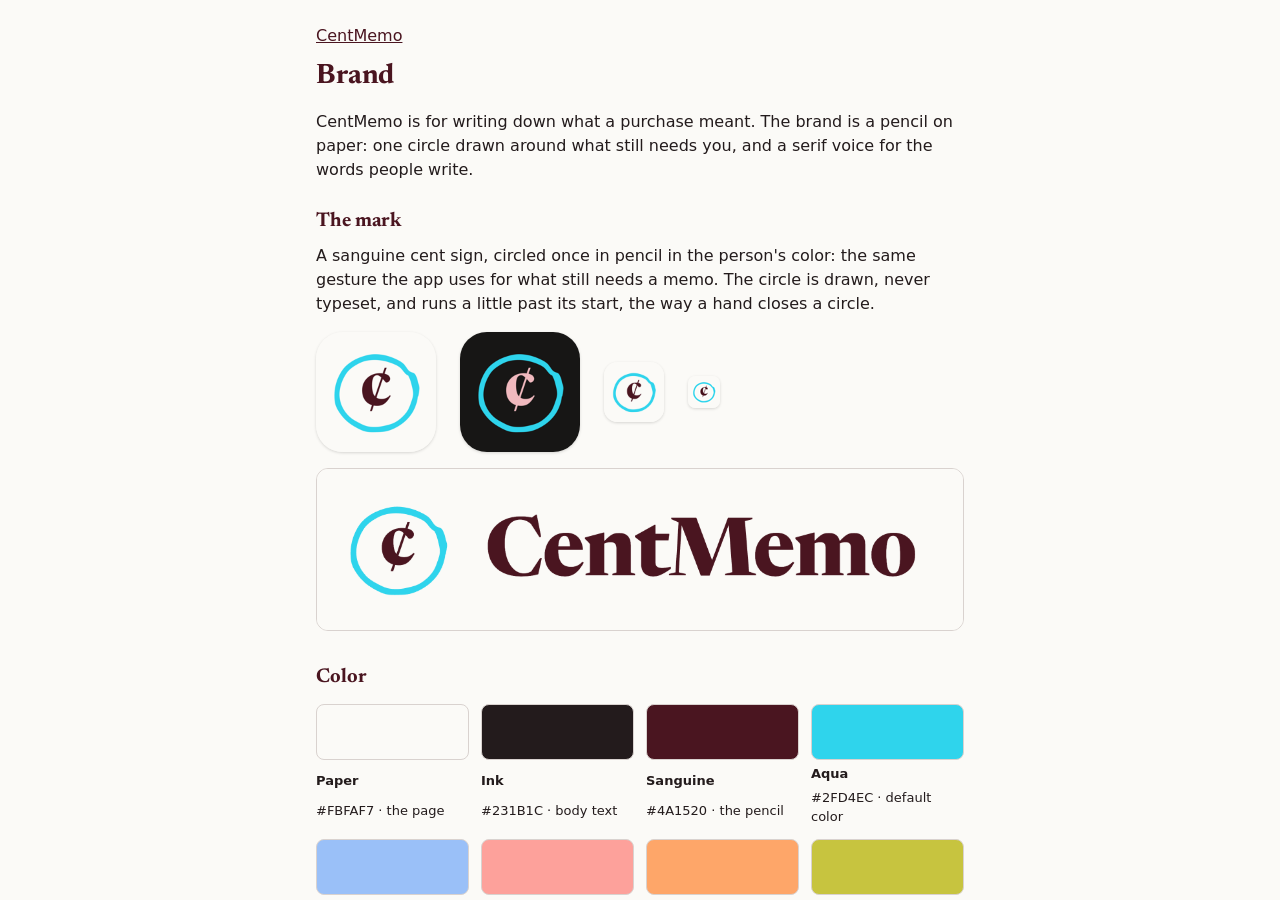
<file: brand/index.html>
<!DOCTYPE html>
<html lang="en">
<head>
  <meta charset="UTF-8">
  <meta name="viewport" content="width=device-width, initial-scale=1.0">
  <title>Brand | CentMemo</title>
  <link rel="icon" href="/assets/favicon-32.png" sizes="32x32" type="image/png">
  <link rel="canonical" href="https://centmemo.com/brand/">
  <link rel="stylesheet" href="https://fonts.googleapis.com/css2?family=Newsreader:opsz,wght@6..72,400;6..72,700&display=swap">
  <link rel="stylesheet" href="../css/styles.css?v=20261122q">
  <style>
    .swatches { display: grid; grid-template-columns: repeat(auto-fill, minmax(140px, 1fr)); gap: var(--space-3); margin: var(--space-3) 0; }
    .swatch { display: grid; gap: var(--space-1); font-size: var(--type-caption-size); }
    .swatch i { display: block; height: 56px; border-radius: var(--radius-control); border: 1px solid var(--color-border); }
    .marks { display: flex; flex-wrap: wrap; gap: var(--space-6); align-items: center; margin: var(--space-4) 0; }
    .marks img { border-radius: 22.4%; box-shadow: 0 1px 3px rgba(0,0,0,.15); }
    .wordmark-img { max-width: 100%; height: auto; border-radius: var(--radius-card); border: 1px solid var(--color-border); }
    .rules li { margin-bottom: var(--space-2); }
  </style>
</head>
<body>
  <main class="page"><div class="page-inner">
    <p><a href="../">CentMemo</a></p>
    <h1 class="view-heading">Brand</h1>
    <p>CentMemo is for writing down what a purchase meant. The brand is a pencil on paper: one circle drawn around what still needs you, and a serif voice for the words people write.</p>

    <h2 class="section-heading">The mark</h2>
    <p>A sanguine cent sign, circled once in pencil in the person's color: the same gesture the app uses for what still needs a memo. The circle is drawn, never typeset, and runs a little past its start, the way a hand closes a circle.</p>
    <div class="marks">
      <img src="../assets/brand/icon-180.png" width="120" height="120" alt="CentMemo app icon, light">
      <img src="../assets/brand/icon-180-dark.png" width="120" height="120" alt="CentMemo app icon, dark">
      <img src="../assets/brand/icon-180.png" width="60" height="60" alt="">
      <img src="../assets/favicon-32.png" width="32" height="32" alt="">
    </div>
    <img class="wordmark-img" src="../assets/brand/wordmark.png" width="1000" height="250" alt="The CentMemo wordmark: the mark beside the word CentMemo in Newsreader, sanguine on paper">

    <h2 class="section-heading">Color</h2>
    <div class="swatches">
      <div class="swatch"><i style="background:#FBFAF7"></i><b>Paper</b>#FBFAF7 · the page</div>
      <div class="swatch"><i style="background:#231B1C"></i><b>Ink</b>#231B1C · body text</div>
      <div class="swatch"><i style="background:#4A1520"></i><b>Sanguine</b>#4A1520 · the pencil</div>
      <div class="swatch"><i style="background:#2FD4EC"></i><b>Aqua</b>#2FD4EC · default color</div>
      <div class="swatch"><i style="background:#9AC0F8"></i><b>Sky</b>#9AC0F8</div>
      <div class="swatch"><i style="background:#FDA19B"></i><b>Salmon</b>#FDA19B</div>
      <div class="swatch"><i style="background:#FEA669"></i><b>Apricot</b>#FEA669</div>
      <div class="swatch"><i style="background:#C7C43F"></i><b>Citron</b>#C7C43F</div>
      <div class="swatch"><i style="background:#B4C875"></i><b>Pistachio</b>#B4C875</div>
    </div>
    <p class="caption">No brand uses any of these colors with sanguine; each was checked against 4,160 brands.</p>

    <h2 class="section-heading">Type</h2>
    <p><span style="font-family:var(--font-display);font-weight:700;font-size:var(--type-page-title-size);color:var(--color-primary)">Newsreader</span> for titles and for the memos people write (New York, the system serif, on Apple devices). The system face for everything else. Money in tabular figures. No handwriting typefaces, ever.</p>

    <h2 class="section-heading">Rules</h2>
    <ul class="rules">
      <li>The page is paper and text is ink. Color is a mark, never a background.</li>
      <li>The person's color marks only what still needs a memo and the values they name.</li>
      <li>Sanguine is for titles, actions, and drawn marks.</li>
      <li>Spending is ink, never red. Credits are green.</li>
      <li>The full rules are in the project's design document (docs/DESIGN.md).</li>
    </ul>
  </div></main>
</body>
</html>
</file>
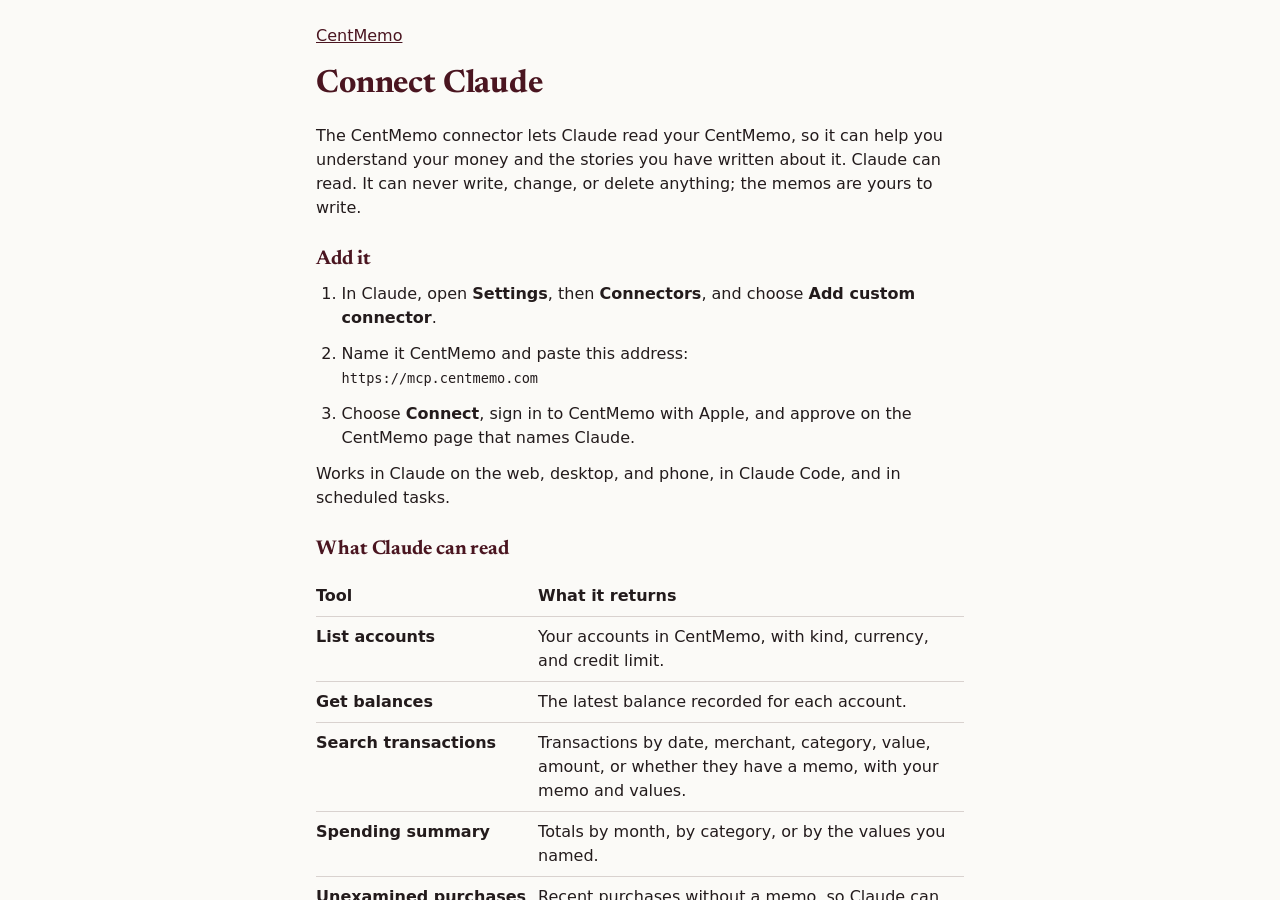
<file: connect/index.html>
<!DOCTYPE html>
<html lang="en">
<head>
  <meta charset="UTF-8">
  <meta name="viewport" content="width=device-width, initial-scale=1.0">
  <title>Connect Claude | CentMemo</title>
  <link rel="icon" href="/assets/favicon-32.png" sizes="32x32" type="image/png">
  <link rel="apple-touch-icon" href="/assets/apple-touch-icon.png">
  <meta property="og:image" content="https://centmemo.com/assets/og.png">
  <meta property="og:image:width" content="1200">
  <meta property="og:image:height" content="630">
  <meta property="og:image:alt" content="The CentMemo mark, a sanguine cent sign circled in aqua pencil, beside the words CentMemo and Every cent tells a story.">
  <meta name="twitter:card" content="summary_large_image">

  <link rel="canonical" href="https://centmemo.com/connect/">
  <link rel="stylesheet" href="https://fonts.googleapis.com/css2?family=Newsreader:opsz,wght@6..72,400;6..72,700&display=swap">
  <link rel="stylesheet" href="../css/styles.css?v=20261122q">
  <script>try{var g=localStorage.getItem("cm_ground");if(g)document.documentElement.setAttribute("data-ground",g)}catch(e){}</script>
</head>
<body>
  <main class="page"><div class="page-inner">
    <p><a href="../">CentMemo</a></p>
    <h1>Connect Claude</h1>
    <p>The CentMemo connector lets Claude read your CentMemo, so it can help you understand your money and the stories you have written about it. Claude can read. It can never write, change, or delete anything; the memos are yours to write.</p>

    <h2>Add it</h2>
    <ol>
      <li>In Claude, open <strong>Settings</strong>, then <strong>Connectors</strong>, and choose <strong>Add custom connector</strong>.</li>
      <li>Name it CentMemo and paste this address:<br><code>https://mcp.centmemo.com</code></li>
      <li>Choose <strong>Connect</strong>, sign in to CentMemo with Apple, and approve on the CentMemo page that names Claude.</li>
    </ol>
    <p>Works in Claude on the web, desktop, and phone, in Claude Code, and in scheduled tasks.</p>

    <h2>What Claude can read</h2>
    <table class="doc-table">
      <thead><tr><th>Tool</th><th>What it returns</th></tr></thead>
      <tbody>
        <tr><td>List accounts</td><td>Your accounts in CentMemo, with kind, currency, and credit limit.</td></tr>
        <tr><td>Get balances</td><td>The latest balance recorded for each account.</td></tr>
        <tr><td>Search transactions</td><td>Transactions by date, merchant, category, value, amount, or whether they have a memo, with your memo and values.</td></tr>
        <tr><td>Spending summary</td><td>Totals by month, by category, or by the values you named.</td></tr>
        <tr><td>Unexamined purchases</td><td>Recent purchases without a memo, so Claude can ask you about them.</td></tr>
        <tr><td>Get memos</td><td>The stories you wrote, in date order, optionally for one value.</td></tr>
      </tbody>
    </table>
    <p><strong>Purchases synced from Apple Wallet are never shared with Claude.</strong> Apple's terms for Wallet data do not allow it. Claude reads only Apple Card exports you imported and what you wrote.</p>

    <h2>Try asking</h2>
    <ul>
      <li>What did I spend on things I tagged "time with my kids" this fall?</li>
      <li>Which purchases this month don't have a memo yet?</li>
      <li>Read me my memos from October.</li>
    </ul>

    <h2>Disconnect</h2>
    <p>Remove CentMemo in Claude's <strong>Settings</strong>, <strong>Connectors</strong>. Deleting your CentMemo account in Settings also ends Claude's access.</p>

    <p class="caption">What Claude reads is sent to Anthropic; see <a href="../privacy/">Privacy</a>. Questions: <a href="mailto:hello@centmemo.com">hello@centmemo.com</a>.</p>
  </div></main>
</body>
</html>
</file>
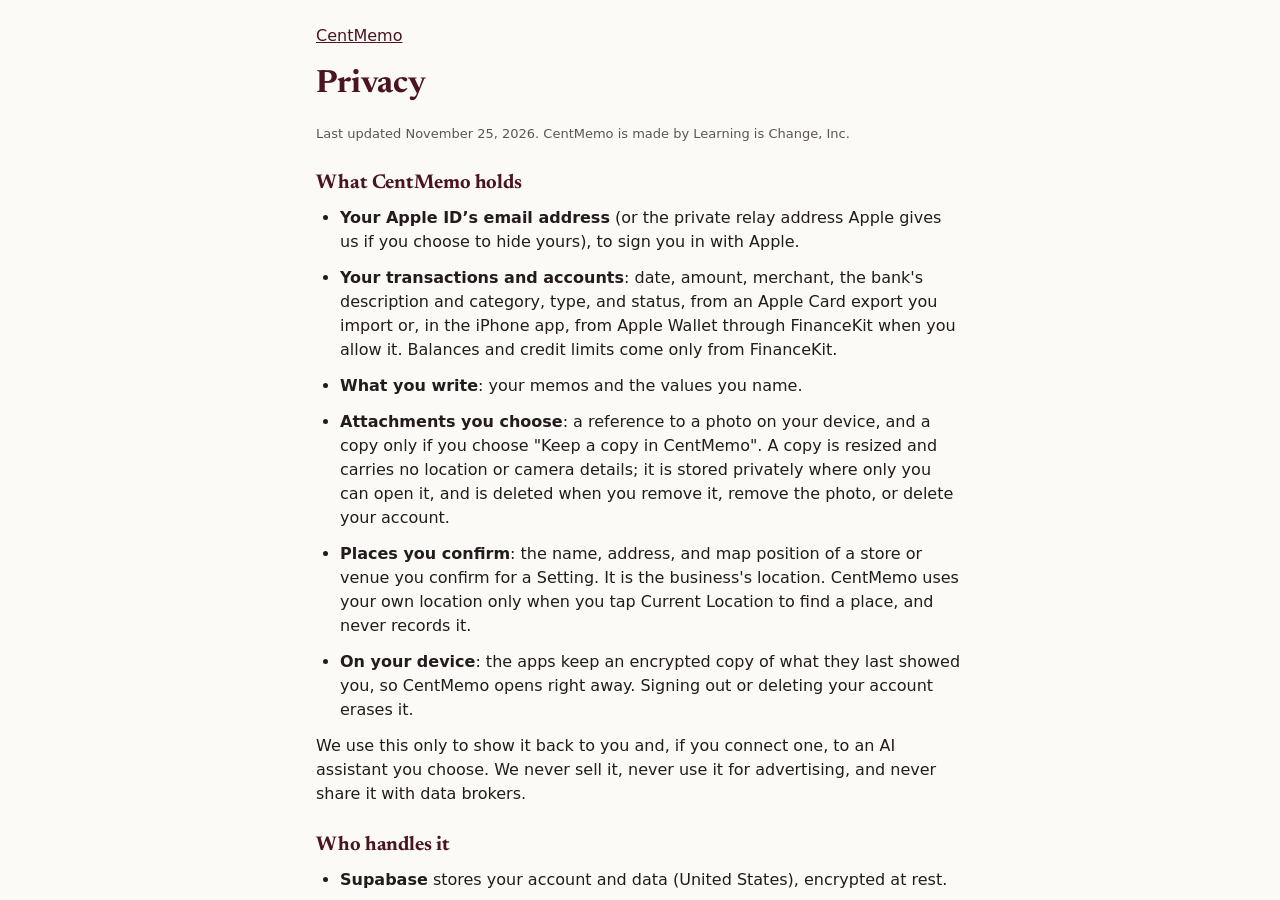
<file: privacy/index.html>
<!DOCTYPE html>
<html lang="en">
<head>
  <meta charset="UTF-8">
  <meta name="viewport" content="width=device-width, initial-scale=1.0">
  <title>Privacy | CentMemo</title>
  <link rel="icon" href="/assets/favicon-32.png" sizes="32x32" type="image/png">
  <link rel="apple-touch-icon" href="/assets/apple-touch-icon.png">
  <meta property="og:image" content="https://centmemo.com/assets/og.png">
  <meta property="og:image:width" content="1200">
  <meta property="og:image:height" content="630">
  <meta property="og:image:alt" content="The CentMemo mark, a sanguine cent sign circled in aqua pencil, beside the words CentMemo and Every cent tells a story.">
  <meta name="twitter:card" content="summary_large_image">

  <link rel="canonical" href="https://centmemo.com/privacy/">
  <link rel="stylesheet" href="https://fonts.googleapis.com/css2?family=Newsreader:opsz,wght@6..72,400;6..72,700&display=swap">
  <link rel="stylesheet" href="../css/styles.css?v=20261122q">
  <script>try{var g=localStorage.getItem("cm_ground");if(g)document.documentElement.setAttribute("data-ground",g)}catch(e){}</script>
</head>
<body>
  <main class="page"><div class="page-inner">
    <p><a href="../">CentMemo</a></p>
    <h1>Privacy</h1>
    <p class="caption">Last updated November 25, 2026. CentMemo is made by Learning is Change, Inc.</p>

    <h2>What CentMemo holds</h2>
    <ul>
      <li><strong>Your Apple ID’s email address</strong> (or the private relay address Apple gives us if you choose to hide yours), to sign you in with Apple.</li>
      <li><strong>Your transactions and accounts</strong>: date, amount, merchant, the bank's description and category, type, and status, from an Apple Card export you import or, in the iPhone app, from Apple Wallet through FinanceKit when you allow it. Balances and credit limits come only from FinanceKit.</li>
      <li><strong>What you write</strong>: your memos and the values you name.</li>
      <li><strong>Attachments you choose</strong>: a reference to a photo on your device, and a copy only if you choose "Keep a copy in CentMemo". A copy is resized and carries no location or camera details; it is stored privately where only you can open it, and is deleted when you remove it, remove the photo, or delete your account.</li>
      <li><strong>Places you confirm</strong>: the name, address, and map position of a store or venue you confirm for a Setting. It is the business's location. CentMemo uses your own location only when you tap Current Location to find a place, and never records it.</li>
      <li><strong>On your device</strong>: the apps keep an encrypted copy of what they last showed you, so CentMemo opens right away. Signing out or deleting your account erases it.</li>
    </ul>
    <p>We use this only to show it back to you and, if you connect one, to an AI assistant you choose. We never sell it, never use it for advertising, and never share it with data brokers.</p>

    <h2>Who handles it</h2>
    <ul>
      <li><strong>Supabase</strong> stores your account and data (United States), encrypted at rest.</li>
      <li><strong>GitHub Pages</strong> serves the website. It does not receive your financial data.</li>
      <li><strong>Apple</strong> provides FinanceKit data on your iPhone. Apple does not see what CentMemo stores. To suggest where a Setting is, the iPhone app sends the store's name and the place words from its statement (such as a street and city) to Apple Maps. If you tap Current Location to search near where you are, that one reading goes to Apple Maps for that search only; CentMemo never stores your location.</li>
      <li><strong>Anthropic</strong>, only if you connect Claude: when Claude reads your CentMemo, what it reads is sent to Anthropic and handled under Anthropic's privacy policy. Claude can read but never change anything. Nothing is sent to any AI unless you connect it yourself.</li>
    </ul>

    <h2>Links you make</h2>
    <p>Nothing in CentMemo is public unless you make a link. A link shows one memo, or the memos of one theme, with the place, the time, and the name you typed, if any. It never shows an amount or an account, and for purchases from Apple Wallet it never shows the store or the date unless you typed them yourself. Anyone who has the link can read that page; it is not listed anywhere, and we ask search engines not to index it. You can turn a link off in Settings at any time. Clearing the memo, removing the theme, or deleting your account turns it off too.</p>

    <h2>Your control</h2>
    <ul>
      <li>Disconnect Claude at any time in Claude's connector settings.</li>
      <li>Delete any memo by clearing it.</li>
      <li>Delete your account in Settings. That removes every transaction, memo, value, and attachment record at once. It cannot be undone.</li>
      <li>On iPhone, turn off FinanceKit access in Settings, Privacy &amp; Security, Financial Data.</li>
    </ul>

    <h2>Notifications</h2>
    <p>CentMemo never puts amounts, merchants, or any other transaction detail in a notification.</p>

    <h2>Contact</h2>
    <p>Learning is Change, Inc. Questions: <a href="mailto:privacy@centmemo.com">privacy@centmemo.com</a>.</p>
  </div></main>
</body>
</html>
</file>
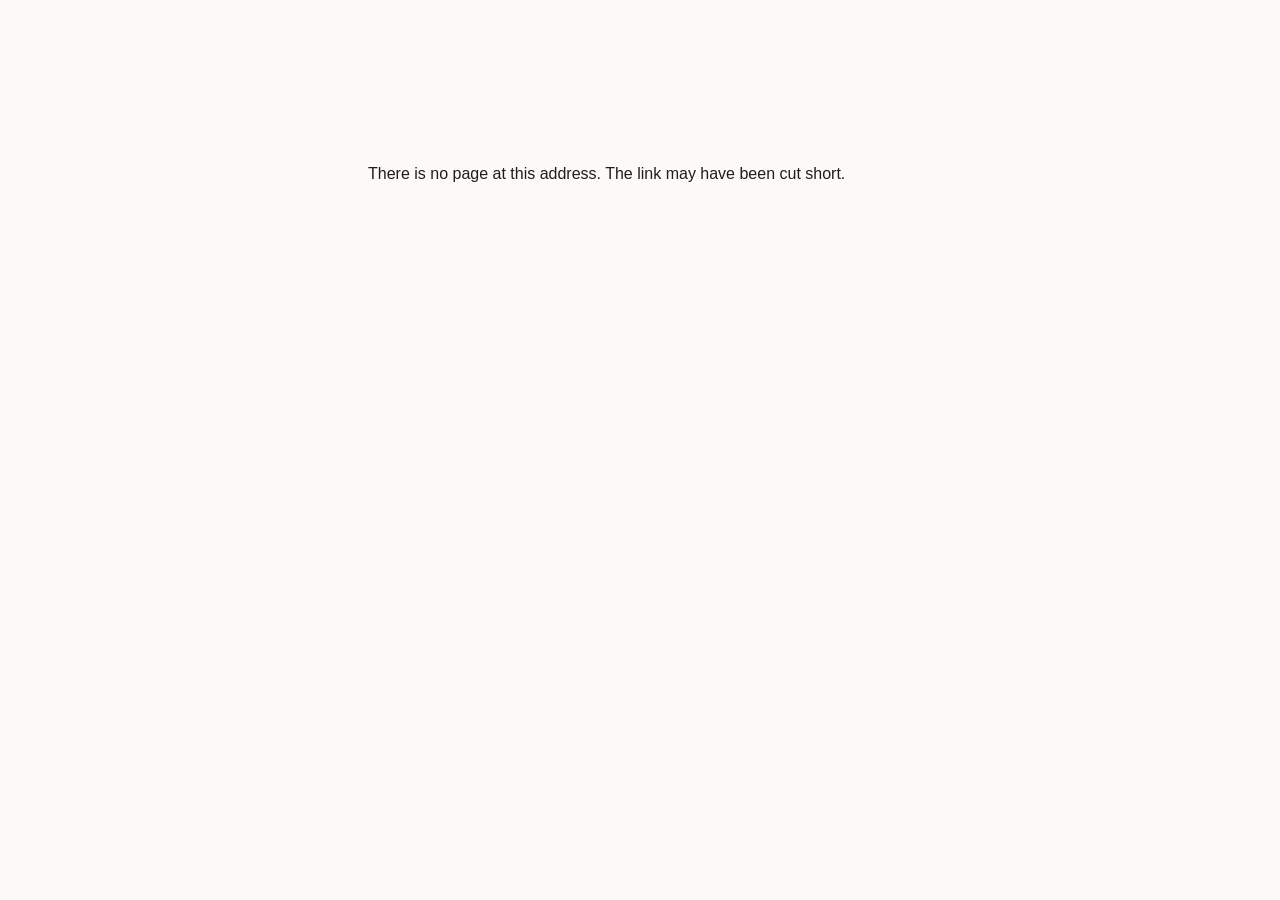
<file: s/index.html>
<!DOCTYPE html>
<html lang="en">
<head>
  <meta charset="UTF-8">
  <meta name="viewport" content="width=device-width, initial-scale=1.0">
  <title>A memo on CentMemo</title>
  <meta name="robots" content="noindex, nofollow, noarchive">
  <meta name="referrer" content="no-referrer">
  <link rel="icon" href="/assets/favicon-32.png" sizes="32x32" type="image/png">
  <link rel="apple-touch-icon" href="/assets/apple-touch-icon.png">
  <meta property="og:title" content="A memo on CentMemo">
  <meta property="og:image" content="https://centmemo.com/assets/og.png">
  <meta name="twitter:card" content="summary_large_image">
  <link rel="stylesheet" href="https://fonts.googleapis.com/css2?family=Newsreader:opsz,wght@6..72,400;6..72,600&display=swap">
  <link rel="stylesheet" href="../css/story-page.css?v=20261127a">
  <style>html, body { margin: 0; min-height: 100%; } body { min-height: 100dvh; display: flex; flex-direction: column; } #page { flex: 1; }</style>
</head>
<body>
  <main id="page" class="sp" aria-busy="true"></main>
  <script src="../js/api.js?v=20261126b"></script>
  <script src="../js/money/story-page.js?v=20261127a"></script>
  <script>
    // The code is after the #, so it never reaches a server log or another site.
    (async () => {
      const page = document.getElementById('page'), code = location.hash.slice(1);
      const say = (text, again) => {
        page.className = 'sp'; page.replaceChildren();
        const box = document.createElement('div'); box.className = 'sp-gut';
        const p = document.createElement('p'); p.className = 'sp-none'; p.textContent = text; box.append(p);
        if (again) { const b = document.createElement('button'); b.textContent = 'Try again'; b.addEventListener('click', () => location.reload()); p.append(document.createElement('br'), document.createElement('br'), b); }
        page.append(box);
      };
      page.removeAttribute('aria-busy');
      if (!/^[A-Za-z0-9_-]{22}$/.test(code)) return say('There is no page at this address. The link may have been cut short.');
      let data;
      try { data = await API.getShare(code); }
      catch (_) { return say(navigator.onLine ? 'CentMemo couldn’t reach its server.' : 'You’re offline.', true); }
      if (!data) return say('This link was turned off, or the memo was deleted.');
      document.title = data.kind === 'theme' && data.theme ? data.theme.name + ' on CentMemo' : 'A memo on CentMemo';
      const pictures = Array.from({ length: Math.min(3, Number(data.pictures) || 0) }, (_, i) => API.SHARED_PICTURES + code + '/' + i + '.jpg');
      CentStory.render(page, data, { report: '../support/#report', pictures });
    })();
    addEventListener('hashchange', () => location.reload());
  </script>
</body>
</html>
</file>
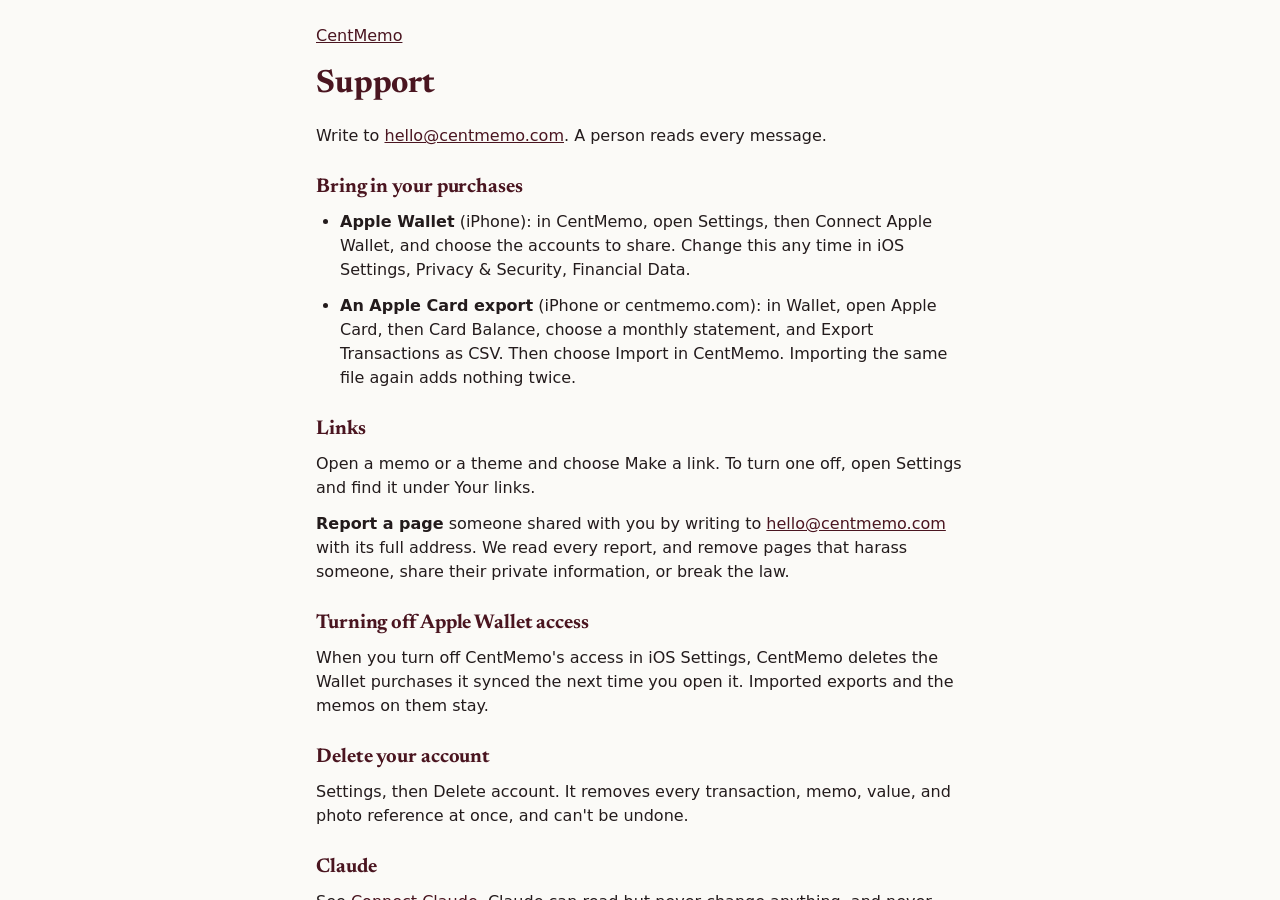
<file: support/index.html>
<!DOCTYPE html>
<html lang="en">
<head>
  <meta charset="UTF-8">
  <meta name="viewport" content="width=device-width, initial-scale=1.0">
  <title>Support | CentMemo</title>
  <link rel="icon" href="/assets/favicon-32.png" sizes="32x32" type="image/png">
  <link rel="apple-touch-icon" href="/assets/apple-touch-icon.png">
  <meta property="og:image" content="https://centmemo.com/assets/og.png">
  <meta property="og:image:width" content="1200">
  <meta property="og:image:height" content="630">
  <meta property="og:image:alt" content="The CentMemo mark, a sanguine cent sign circled in aqua pencil, beside the words CentMemo and Every cent tells a story.">
  <meta name="twitter:card" content="summary_large_image">

  <link rel="canonical" href="https://centmemo.com/support/">
  <link rel="stylesheet" href="https://fonts.googleapis.com/css2?family=Newsreader:opsz,wght@6..72,400;6..72,700&display=swap">
  <link rel="stylesheet" href="../css/styles.css?v=20261122q">
  <script>try{var g=localStorage.getItem("cm_ground");if(g)document.documentElement.setAttribute("data-ground",g)}catch(e){}</script>
</head>
<body>
  <main class="page"><div class="page-inner">
    <p><a href="../">CentMemo</a></p>
    <h1>Support</h1>
    <p>Write to <a href="mailto:hello@centmemo.com">hello@centmemo.com</a>. A person reads every message.</p>

    <h2>Bring in your purchases</h2>
    <ul>
      <li><strong>Apple Wallet</strong> (iPhone): in CentMemo, open Settings, then Connect Apple Wallet, and choose the accounts to share. Change this any time in iOS Settings, Privacy &amp; Security, Financial Data.</li>
      <li><strong>An Apple Card export</strong> (iPhone or centmemo.com): in Wallet, open Apple Card, then Card Balance, choose a monthly statement, and Export Transactions as CSV. Then choose Import in CentMemo. Importing the same file again adds nothing twice.</li>
    </ul>

    <h2>Links</h2>
    <p>Open a memo or a theme and choose Make a link. To turn one off, open Settings and find it under Your links.</p>
    <p id="report"><strong>Report a page</strong> someone shared with you by writing to <a href="mailto:hello@centmemo.com">hello@centmemo.com</a> with its full address. We read every report, and remove pages that harass someone, share their private information, or break the law.</p>

    <h2>Turning off Apple Wallet access</h2>
    <p>When you turn off CentMemo's access in iOS Settings, CentMemo deletes the Wallet purchases it synced the next time you open it. Imported exports and the memos on them stay.</p>

    <h2>Delete your account</h2>
    <p>Settings, then Delete account. It removes every transaction, memo, value, and photo reference at once, and can't be undone.</p>

    <h2>Claude</h2>
    <p>See <a href="../connect/">Connect Claude</a>. Claude can read but never change anything, and never sees Apple Wallet purchases.</p>
  </div></main>
</body>
</html>
</file>
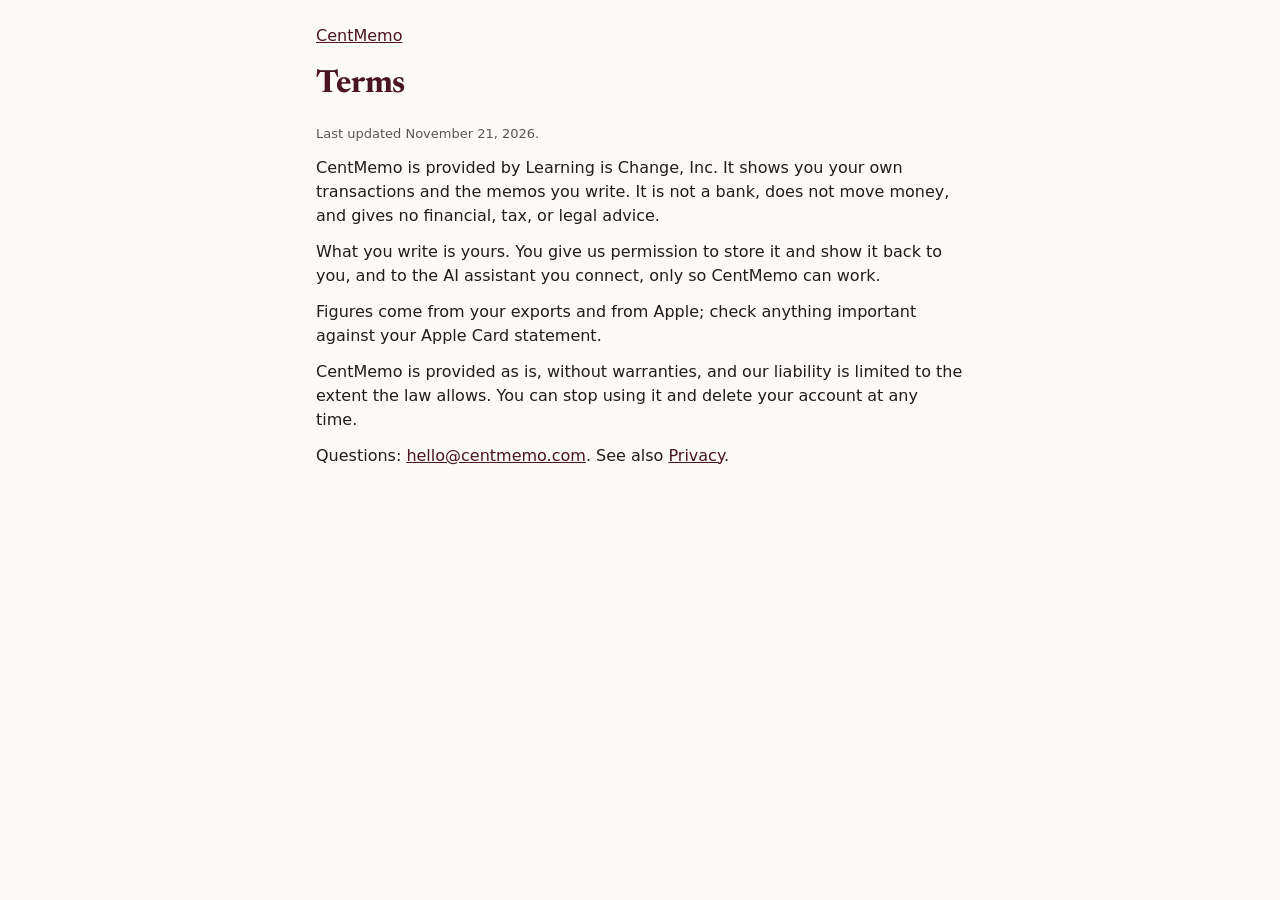
<file: terms/index.html>
<!DOCTYPE html>
<html lang="en">
<head>
  <meta charset="UTF-8">
  <meta name="viewport" content="width=device-width, initial-scale=1.0">
  <title>Terms | CentMemo</title>
  <link rel="icon" href="/assets/favicon-32.png" sizes="32x32" type="image/png">
  <link rel="apple-touch-icon" href="/assets/apple-touch-icon.png">
  <meta property="og:image" content="https://centmemo.com/assets/og.png">
  <meta property="og:image:width" content="1200">
  <meta property="og:image:height" content="630">
  <meta property="og:image:alt" content="The CentMemo mark, a sanguine cent sign circled in aqua pencil, beside the words CentMemo and Every cent tells a story.">
  <meta name="twitter:card" content="summary_large_image">

  <link rel="canonical" href="https://centmemo.com/terms/">
  <link rel="stylesheet" href="https://fonts.googleapis.com/css2?family=Newsreader:opsz,wght@6..72,400;6..72,700&display=swap">
  <link rel="stylesheet" href="../css/styles.css?v=20261122q">
  <script>try{var g=localStorage.getItem("cm_ground");if(g)document.documentElement.setAttribute("data-ground",g)}catch(e){}</script>
</head>
<body>
  <main class="page"><div class="page-inner">
    <p><a href="../">CentMemo</a></p>
    <h1>Terms</h1>
    <p class="caption">Last updated November 21, 2026.</p>
    <p>CentMemo is provided by Learning is Change, Inc. It shows you your own transactions and the memos you write. It is not a bank, does not move money, and gives no financial, tax, or legal advice.</p>
    <p>What you write is yours. You give us permission to store it and show it back to you, and to the AI assistant you connect, only so CentMemo can work.</p>
    <p>Figures come from your exports and from Apple; check anything important against your Apple Card statement.</p>
    <p>CentMemo is provided as is, without warranties, and our liability is limited to the extent the law allows. You can stop using it and delete your account at any time.</p>
    <p>Questions: <a href="mailto:hello@centmemo.com">hello@centmemo.com</a>. See also <a href="../privacy/">Privacy</a>.</p>
  </div></main>
</body>
</html>
</file>
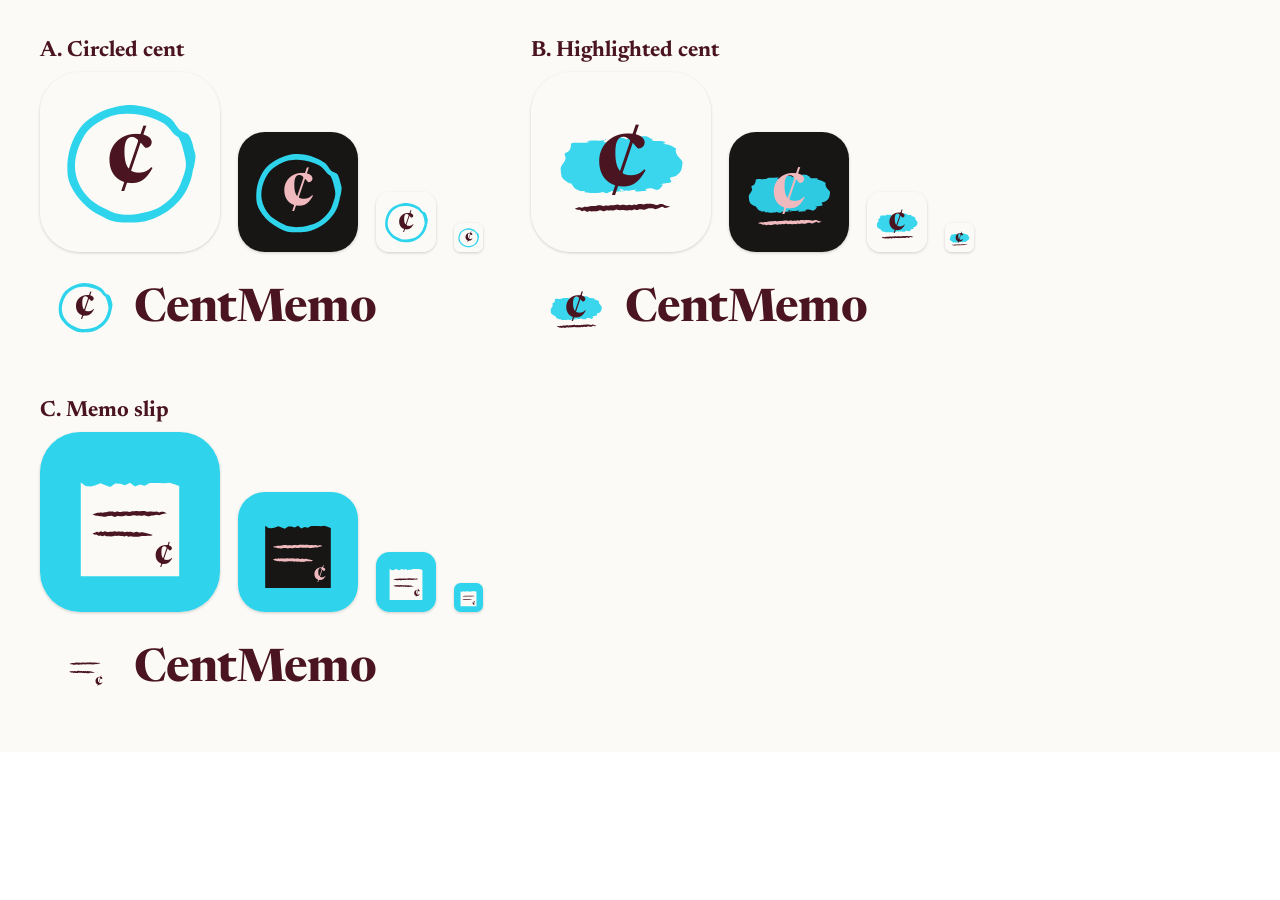
<file: branding/brand.html>
<!doctype html>
<!-- CentMemo brand renderer. Every brand image is drawn here and rendered to PNG
     by tools/render_brand.sh (headless Chrome), so assets regenerate from source.
     ?kind=icon|og|wordmark|sheet  &concept=a|b|c  &size=1024  &dark=1
     Rules: docs/DESIGN.md (paper, ink, sanguine pencil; the person's color as a
     mark), memory no-handwriting-fonts (the pencil is drawn, never typeset). -->
<meta charset="utf-8">
<link rel="stylesheet" href="https://fonts.googleapis.com/css2?family=Newsreader:opsz,wght@6..72,500;6..72,700;6..72,800&display=block">
<style>
  html,body{margin:0;padding:0;background:transparent}
  body{font-family:"Newsreader",Georgia,serif}
  svg{display:block}
  .sheet{display:flex;gap:48px;flex-wrap:wrap;padding:40px;background:#FBFAF7;font-family:system-ui,sans-serif;color:#231B1C}
  .sheet figure{margin:0;display:grid;gap:10px;justify-items:start}
  .sheet figcaption{font-size:14px;max-width:300px}
  .sheet h2{font:700 22px "Newsreader",Georgia,serif;margin:0;color:#4A1520}
  .home{display:flex;gap:18px;align-items:flex-end}
  .home svg{border-radius:22.4%;box-shadow:0 1px 3px rgba(0,0,0,.18)}
</style>
<body>
<div id="out"></div>
<script>
const P = new URLSearchParams(location.search);
const KIND = P.get('kind') || 'sheet', CONCEPT = P.get('concept') || 'b', SIZE = +(P.get('size') || 1024), DARK = P.get('dark') === '1';
const SANGUINE = '#4A1520', PAPER = '#FBFAF7', AQUA = '#2FD4EC', INK = '#231B1C';

// Seeded jitter so every render of a mark is identical.
function rng(s){ return () => { s = (s * 16807) % 2147483647; return (s - 1) / 2147483646; }; }
// A pencil stroke as a filled ribbon whose width breathes, so it reads as graphite, not a vector line.
function stroke(points, w, seed){
  // Ribbon edges as smooth curves (Catmull-Rom to cubic), width breathing gently.
  const r = rng(seed), L = [], R = [];
  for (let i = 0; i < points.length; i++) {
    const [x, y] = points[i], [nx, ny] = points[Math.min(i + 1, points.length - 1)], [px, py] = points[Math.max(i - 1, 0)];
    let dx = nx - px, dy = ny - py; const len = Math.hypot(dx, dy) || 1; dx /= len; dy /= len;
    const t = i / (points.length - 1);
    const taper = Math.min(1, t * 6, (1 - t) * 4) ** 0.5;
    const hw = w * (0.9 + r() * 0.16) * Math.max(taper, 0.04) / 2;
    L.push([x - dy * hw, y + dx * hw]); R.push([x + dy * hw, y - dx * hw]);
  }
  const smooth = pts => { let d = `M${pts[0][0].toFixed(1)} ${pts[0][1].toFixed(1)}`;
    for (let i = 0; i < pts.length - 1; i++) { const p0 = pts[Math.max(i - 1, 0)], p1 = pts[i], p2 = pts[i + 1], p3 = pts[Math.min(i + 2, pts.length - 1)];
      d += ` C${(p1[0] + (p2[0] - p0[0]) / 6).toFixed(1)} ${(p1[1] + (p2[1] - p0[1]) / 6).toFixed(1)} ${(p2[0] - (p3[0] - p1[0]) / 6).toFixed(1)} ${(p2[1] - (p3[1] - p1[1]) / 6).toFixed(1)} ${p2[0].toFixed(1)} ${p2[1].toFixed(1)}`; }
    return d; };
  const right = R.reverse();
  return smooth(L) + ' L' + right[0][0].toFixed(1) + ' ' + right[0][1].toFixed(1) + smooth(right).replace(/^M[^C]*/, '') + ' Z';
}
function arc(cx, cy, rx, ry, from, to, n, seed, wob = 0.035){
  const r = rng(seed), pts = [];
  for (let i = 0; i <= n; i++) { const t = from + (to - from) * i / n, j = 1 + (r() - .5) * wob;
    pts.push([cx + Math.cos(t) * rx * j, cy + Math.sin(t) * ry * j]); }
  return pts;
}
function line(x0, y0, x1, y1, n, seed, wob){
  const r = rng(seed), pts = [];
  for (let i = 0; i <= n; i++) { const t = i / n; pts.push([x0 + (x1 - x0) * t, y0 + (y1 - y0) * t + (r() - .5) * wob]); }
  return pts;
}
// Graphite grain: a fine displacement that roughens the edge slightly, never a sawtooth.
const GRAIN = id => `<filter id="g${id}" x="-5%" y="-5%" width="110%" height="110%"><feTurbulence type="fractalNoise" baseFrequency="0.35" numOctaves="2" seed="7"/><feDisplacementMap in="SourceGraphic" scale="1.4"/></filter>`;

// ---------- The three marks, drawn on a 1024 canvas ----------
// A: Circled cent. A serif cent sign with a pencil loop drawn round it, the way the app circles what still needs you.
function markA(bg, fg, pop){
  // Starts upper right, goes round once, and runs past its start: a circle drawn by hand, not a ring.
  const loop = stroke(arc(512, 524, 336, 312, -1.0, 2 * Math.PI - 0.62, 26, 11, 0.025)
    .concat(arc(522, 514, 352, 302, 2 * Math.PI - 0.5, 2 * Math.PI + 0.12, 5, 4, 0.01)), 48, 3);
  return `<rect width="1024" height="1024" fill="${bg}"/>
    <text x="512" y="676" text-anchor="middle" font-family="Newsreader" font-weight="700" font-size="520" fill="${fg}">¢</text>
    <g filter="url(#gA)"><path d="${loop}" fill="${pop}"/></g>`;
}
// B: Highlighted cent. The person's color as a highlighter stroke behind a serif cent sign, underlined in pencil:
// the app's own two marks (what still needs you; the pencil) in one picture.
function markB(bg, fg, pop){
  const band = stroke(line(170, 548, 860, 512, 40, 5, 10), 300, 9);
  const under = stroke(line(250, 782, 790, 762, 40, 8, 9), 30, 4);
  return `<rect width="1024" height="1024" fill="${bg}"/>
    <g filter="url(#gB)"><path d="${band}" fill="${pop}" opacity=".95"/></g>
    <text x="512" y="700" text-anchor="middle" font-family="Newsreader" font-weight="700" font-size="560" fill="${fg}">¢</text>
    <g filter="url(#gB)"><path d="${under}" fill="${fg}"/></g>`;
}
// C: Memo slip. A paper slip with a torn top edge, two pencil lines and a cent at the foot, on the person's color.
function markC(bg, fg, pop){
  const r = rng(21); let top = 'M232 300'; for (let x = 232; x <= 792; x += 28) top += ` L${x} ${300 + (r() - .5) * 26}`;
  const l1 = stroke(line(300, 470, 720, 462, 30, 3, 6), 26, 2), l2 = stroke(line(300, 578, 640, 584, 30, 4, 6), 26, 5);
  return `<rect width="1024" height="1024" fill="${pop}"/>
    <path d="${top} L792 820 L232 820 Z" fill="${bg}"/>
    <g filter="url(#gC)"><path d="${l1}" fill="${fg}"/><path d="${l2}" fill="${fg}"/></g>
    <text x="700" y="770" text-anchor="middle" font-family="Newsreader" font-weight="700" font-size="200" fill="${fg}">¢</text>`;
}
const MARKS = { a: markA, b: markB, c: markC };
function icon(concept, size, dark){
  const bg = dark ? '#171615' : PAPER, fg = dark ? '#F0B9BE' : SANGUINE;
  return `<svg xmlns="http://www.w3.org/2000/svg" width="${size}" height="${size}" viewBox="0 0 1024 1024">
    <defs>${GRAIN('A')}${GRAIN('B')}${GRAIN('C')}</defs>${MARKS[concept](bg, fg, AQUA)}</svg>`;
}
function wordmark(concept, w, dark){
  const fg = dark ? '#F0B9BE' : SANGUINE, bg = dark ? '#171615' : PAPER;
  return `<svg xmlns="http://www.w3.org/2000/svg" width="${w}" height="${w * 0.25}" viewBox="0 0 2000 500">
    <rect width="2000" height="500" fill="${bg}"/>
    <g transform="translate(40,40) scale(0.41)">${MARKS[concept](bg, fg, AQUA).replace(/<rect[^>]*\/>/, '')}</g>
    <text x="520" y="330" font-family="Newsreader" font-weight="700" font-size="250" fill="${fg}" letter-spacing="-4">CentMemo</text></svg>`;
}
function og(concept){
  return `<svg xmlns="http://www.w3.org/2000/svg" width="1200" height="630" viewBox="0 0 1200 630">
    <defs>${GRAIN('A')}${GRAIN('B')}${GRAIN('C')}</defs>
    <rect width="1200" height="630" fill="${PAPER}"/>
    <g transform="translate(80,115) scale(0.39)">${MARKS[concept](PAPER, SANGUINE, AQUA).replace(/<rect[^>]*\/>/, '')}</g>
    <text x="520" y="290" font-family="Newsreader" font-weight="700" font-size="112" fill="${SANGUINE}" letter-spacing="-2">CentMemo</text>
    <text x="524" y="370" font-family="Newsreader" font-weight="500" font-size="46" fill="${INK}">Every cent tells a story.</text></svg>`;
}
document.fonts.load('700 100px Newsreader').then(() => {
  const out = document.getElementById('out');
  if (KIND === 'icon') out.innerHTML = icon(CONCEPT, SIZE, DARK);
  else if (KIND === 'wordmark') out.innerHTML = wordmark(CONCEPT, SIZE, DARK);
  else if (KIND === 'og') out.innerHTML = og(CONCEPT);
  else out.innerHTML = '<div class="sheet">' + ['a', 'b', 'c'].map(c => `<figure><h2>${{a: 'A. Circled cent', b: 'B. Highlighted cent', c: 'C. Memo slip'}[c]}</h2>
    <div class="home">${icon(c, 180)}${icon(c, 120, true)}${icon(c, 60)}${icon(c, 29)}</div>${wordmark(c, 360)}</figure>`).join('') + '</div>';
  document.body.setAttribute('data-ready', '1');
});
</script>
</body>
</file>
<file: css/styles.css>
/* ================================================================
   CentMemo stylesheet. Mobile-first; tokens below are generated.
================================================================ */

/* ---- Design tokens ----
   The template's placeholder look. Every value below comes from
   design-tokens.json: change it there, run `node tools/design_tokens.mjs`,
   and every platform follows (see the make-it-look-like-itself skill). */
/* BEGIN design-tokens. Generated from design-tokens.json by tools/design_tokens.mjs. Do not edit by hand. */
:root {
  color-scheme: light;
  --color-primary: #4A1520;
  --color-on-primary: #FBFAF7;
  --color-background: #FBFAF7;
  --color-surface: #FFFFFF;
  --color-surface-alt: #F1EEEA;
  --color-text: #231B1C;
  --color-text-muted: #5E5455;
  --color-border: #D9D2CF;
  --color-success: #1E7A4F;
  --color-warning: #8A5A00;
  --color-error: #B42318;
  --color-error-surface: #FDECEA;
  --color-store-clay: #B5523B;
  --color-store-ochre: #A8761A;
  --color-store-sage: #2F7A6B;
  --color-store-slate: #3D5A9E;
  --color-store-rose: #A8437A;
  --color-store-stone: #6F6964;
  --color-theme-clay: #A33E25;
  --color-theme-persimmon: #964D09;
  --color-theme-ochre: #815C0A;
  --color-theme-olive: #686800;
  --color-theme-moss: #2F751D;
  --color-theme-sage: #1B735B;
  --color-theme-teal: #157171;
  --color-theme-sky: #006D91;
  --color-theme-slate: #2F60B2;
  --color-theme-iris: #6451AC;
  --color-theme-plum: #8A428E;
  --color-theme-rose: #9D3A67;
  --color-theme-stone: #6F6964;
  --font-body: system-ui, -apple-system, "Segoe UI", Roboto, sans-serif;
  --font-mono: ui-monospace, SFMono-Regular, Menlo, Consolas, monospace;
  --type-page-title-size: 1.75rem;
  --type-page-title-weight: 700;
  --type-section-header-size: 1.25rem;
  --type-section-header-weight: 700;
  --type-body-strong-size: 1rem;
  --type-body-strong-weight: 600;
  --type-body-size: 1rem;
  --type-body-weight: 400;
  --type-caption-size: 0.8125rem;
  --type-caption-weight: 400;
  --type-tabular-size: 0.875rem;
  --type-tabular-weight: 400;
  --space-1: 4px;
  --space-2: 8px;
  --space-3: 12px;
  --space-4: 16px;
  --space-6: 24px;
  --space-8: 32px;
  --radius-control: 8px;
  --radius-card: 12px;
}
html[data-theme="dark"] {
  color-scheme: dark;
  --color-primary: #F0B9BE;
  --color-on-primary: #4A1520;
  --color-background: #171615;
  --color-surface: #201E1D;
  --color-surface-alt: #2A2826;
  --color-text: #EFE9E7;
  --color-text-muted: #B8AEAC;
  --color-border: #3A3634;
  --color-success: #5CC593;
  --color-warning: #E8B04B;
  --color-error: #FF8A80;
  --color-error-surface: #3A1D1B;
  --color-store-clay: #E58A72;
  --color-store-ochre: #E2B550;
  --color-store-sage: #6CC2AE;
  --color-store-slate: #8EA8E6;
  --color-store-rose: #E48BBB;
  --color-store-stone: #B3ACA6;
  --color-theme-clay: #FCA48D;
  --color-theme-persimmon: #FEA668;
  --color-theme-ochre: #E9B452;
  --color-theme-olive: #C3C55A;
  --color-theme-moss: #90D281;
  --color-theme-sage: #54D8B1;
  --color-theme-teal: #2AD7D7;
  --color-theme-sky: #60CCFC;
  --color-theme-slate: #98BFFE;
  --color-theme-iris: #BCB3FA;
  --color-theme-plum: #E8A0EC;
  --color-theme-rose: #FF99C2;
  --color-theme-stone: #B3ACA6;
}
@media (prefers-color-scheme: dark) {
  html:not([data-theme="light"]) {
    color-scheme: dark;
    --color-primary: #F0B9BE;
    --color-on-primary: #4A1520;
    --color-background: #171615;
    --color-surface: #201E1D;
    --color-surface-alt: #2A2826;
    --color-text: #EFE9E7;
    --color-text-muted: #B8AEAC;
    --color-border: #3A3634;
    --color-success: #5CC593;
    --color-warning: #E8B04B;
    --color-error: #FF8A80;
    --color-error-surface: #3A1D1B;
    --color-store-clay: #E58A72;
    --color-store-ochre: #E2B550;
    --color-store-sage: #6CC2AE;
    --color-store-slate: #8EA8E6;
    --color-store-rose: #E48BBB;
    --color-store-stone: #B3ACA6;
    --color-theme-clay: #FCA48D;
    --color-theme-persimmon: #FEA668;
    --color-theme-ochre: #E9B452;
    --color-theme-olive: #C3C55A;
    --color-theme-moss: #90D281;
    --color-theme-sage: #54D8B1;
    --color-theme-teal: #2AD7D7;
    --color-theme-sky: #60CCFC;
    --color-theme-slate: #98BFFE;
    --color-theme-iris: #BCB3FA;
    --color-theme-plum: #E8A0EC;
    --color-theme-rose: #FF99C2;
    --color-theme-stone: #B3ACA6;
  }
}
/* END design-tokens */

/* ---- Base ---- */
*, *::before, *::after { box-sizing: border-box; margin: 0; padding: 0; }
html { -webkit-text-size-adjust: 100%; }
/* Safari layout rule (docs/platforms/web.md): body is a 100dvh flex
   column, the main region scrolls, no position:fixed anywhere. */
body {
  height: 100dvh; display: flex; flex-direction: column;
  background: var(--color-background); color: var(--color-text);
  font-family: var(--font-body); font-size: var(--type-body-size); line-height: 1.5;
}
a { color: var(--color-primary); }
button, input, select, textarea { font: inherit; color: inherit; }
svg { width: 22px; height: 22px; flex: none; }
[hidden] { display: none !important; }
.skip-link { position: absolute; left: -9999px; }
.skip-link:focus { left: var(--space-4); top: var(--space-4); background: var(--color-background); padding: var(--space-2); z-index: 10; }
:focus-visible { outline: 2px solid var(--color-primary); outline-offset: 2px; }
@media (prefers-reduced-motion: reduce) { * { transition: none !important; animation: none !important; } }

.screen { flex: 1; min-height: 0; display: flex; flex-direction: column; }
.wordmark { font-size: var(--type-page-title-size); font-weight: var(--type-page-title-weight); letter-spacing: -0.01em; }
.wordmark-small { font-size: var(--type-section-header-size); }

/* ---- Signed out ---- */
.auth-screen { overflow-y: auto; align-items: center; justify-content: center; padding: var(--space-6) var(--space-4); }
.auth-card { width: 100%; max-width: 420px; display: flex; flex-direction: column; gap: var(--space-3); }
.auth-lede { font-size: var(--type-section-header-size); font-weight: var(--type-section-header-weight); }
.auth-body { color: var(--color-text-muted); margin-bottom: var(--space-3); }
.auth-actions { display: flex; flex-direction: column; gap: var(--space-3); }
/* Apple's button rules: black (white in dark), the Apple logo, "Sign in with Apple". */
.btn-apple { background: #000; border-color: #000; color: #fff; font-weight: var(--type-body-strong-weight); }
.btn-apple .apple-logo { width: 16px; height: 19px; }
html[data-theme="dark"] .btn-apple { background: #fff; border-color: #fff; color: #000; }
@media (prefers-color-scheme: dark) { html:not([data-theme="light"]) .btn-apple { background: #fff; border-color: #fff; color: #000; } }
.auth-foot { font-size: var(--type-caption-size); color: var(--color-text-muted); margin-top: var(--space-4); }

/* ---- Signed in ---- */
.app-header {
  display: flex; align-items: center; justify-content: space-between; gap: var(--space-4);
  padding: var(--space-3) var(--space-4); border-bottom: 1px solid var(--color-border);
}
#main-content { flex: 1; min-height: 0; overflow-y: auto; outline: none; }
.view { max-width: 680px; margin: 0 auto; padding: var(--space-4) var(--space-4) var(--space-8); }
.view-heading { font-size: var(--type-page-title-size); font-weight: var(--type-page-title-weight); line-height: 1.2; margin-bottom: var(--space-4); }
.section-heading { font-size: var(--type-section-header-size); font-weight: var(--type-section-header-weight); margin: var(--space-6) 0 var(--space-3); }
.caption { font-size: var(--type-caption-size); color: var(--color-text-muted); margin: var(--space-2) 0; }

/* Tabs: a bottom bar in the flex column on phones, inline in the header
   from 768px. Never position:fixed. */
.tabs { display: flex; }
.tab {
  flex: 1; display: flex; flex-direction: column; align-items: center; gap: 2px;
  padding: var(--space-2) var(--space-1); text-decoration: none;
  color: var(--color-text-muted); font-size: var(--type-caption-size);
}
.tab[aria-current="page"] { color: var(--color-primary); font-weight: var(--type-body-strong-weight); }
.tabs-top { display: none; }
.tabs-bottom { border-top: 1px solid var(--color-border); background: var(--color-background); padding-bottom: env(safe-area-inset-bottom); }
@media (min-width: 768px) {
  .tabs-top { display: flex; gap: var(--space-1); }
  .tabs-top .tab { flex-direction: row; gap: var(--space-2); font-size: var(--type-body-size); padding: var(--space-2) var(--space-3); border-radius: var(--radius-control); }
  .tabs-top .tab svg { width: 18px; height: 18px; }
  .tabs-top .tab[aria-current="page"] { background: var(--color-surface); }
  .tabs-bottom { display: none; }
}

/* ---- Lists ---- */
.list { list-style: none; border-top: 1px solid var(--color-border); }
.row {
  display: flex; align-items: flex-start; justify-content: space-between; gap: var(--space-3);
  padding: var(--space-3) 0; border-bottom: 1px solid var(--color-border);
  color: inherit; text-decoration: none;
}
a.row:hover .row-title { text-decoration: underline; }
.row-static { align-items: center; }
.row-main { display: flex; flex-direction: column; min-width: 0; flex: 1; }
/* D8: the store tile, same as the iPhone's StoreTile: initials in ink on paper,
   the store's hue as a pencil mark, never a fill. */
.tile {
  flex: none; width: 40px; height: 40px; border-radius: 10px; position: relative;
  display: grid; place-items: center; background: var(--color-surface); border: 1px solid var(--color-border);
  font-family: var(--font-display); font-weight: 600; font-size: 15px; color: var(--color-text);
}
.tile-big { width: 56px; height: 56px; border-radius: 14px; font-size: 20px; }
.txn-head { display: flex; align-items: center; gap: var(--space-3); }
.txn-title { min-width: 0; }
.txn-title [data-rename] { margin-top: var(--space-2); }
.rename-form { display: flex; gap: var(--space-2); align-items: center; }
.rename-form input { flex: 1; min-width: 0; font: inherit; font-size: var(--type-body-size); min-height: 44px; }
.share-panel { margin-top: var(--space-4); }
.share-panel summary { cursor: pointer; color: var(--color-primary); padding: var(--space-2) 0; }
.share-panel .filter-check { margin-top: var(--space-2); }
.share-card { margin: var(--space-2) 0; padding: 28px; background: #FBFAF7; color: #231B1C; display: grid; gap: var(--space-2); max-width: 360px; border: 1px solid var(--color-border); }
.share-card blockquote { font-family: var(--font-display); font-size: 1.4rem; line-height: 1.3; margin: 0; }
.share-theme, .share-line { font-size: 0.9rem; color: #5E5455; display: flex; align-items: center; gap: 6px; }
.share-theme i { width: 18px; height: 4px; border-radius: 2px; }
.share-brand { font-family: var(--font-display); font-weight: 600; color: #4A1520; }
.theme-shelf { display: grid; margin-bottom: var(--space-4); }
.theme-row { display: flex; align-items: center; gap: var(--space-3); padding: var(--space-2) 0; border-bottom: 1px solid var(--color-border); color: var(--color-text); text-decoration: none; font-weight: var(--type-body-strong-weight); }
.theme-row i { width: 4px; height: 22px; border-radius: 2px; }
.theme-row span:first-of-type { flex: 1; }
.theme-row[aria-current="true"] { color: var(--color-primary); }
.theme-row.every { font-weight: normal; color: var(--color-primary); }
.month-strip { margin-bottom: var(--space-4); display: grid; gap: var(--space-2); }
.strip-bar { display: flex; gap: 2px; height: 10px; border-radius: 3px; overflow: hidden; }
.strip-bar span { min-width: 4px; }
.strip-legend { list-style: none; display: flex; flex-wrap: wrap; gap: var(--space-1) var(--space-3); font-size: var(--type-caption-size); }
.strip-legend li { display: flex; align-items: center; gap: 6px; }
.strip-legend i { width: 14px; height: 4px; border-radius: 2px; display: inline-block; }
.filters { display: flex; flex-wrap: wrap; gap: var(--space-2); align-items: center; margin-bottom: var(--space-3); }
.filters select { font: inherit; font-size: var(--type-caption-size); padding: var(--space-1) var(--space-2); border-radius: var(--radius-card); border: 1px solid var(--color-border); background: var(--color-surface); color: var(--color-text); }
.filter-check { font-size: var(--type-caption-size); color: var(--color-text-muted); display: flex; gap: var(--space-1); align-items: center; }
.suggestions { display: grid; gap: var(--space-2); margin-bottom: var(--space-4); }
/* D7 (Ben, 2026-11-23): an invitation to write, not another row. The question
   leads in the display face over a pencil line; the place is the small print. */
.suggestion { display: grid; gap: var(--space-3); padding: var(--space-4); border-radius: var(--radius-card); background: var(--color-surface);
  border: 1px solid color-mix(in srgb, var(--color-primary) 35%, transparent); color: inherit; text-decoration: none; }
.suggestion-reason { font-size: var(--type-caption-size); color: var(--color-primary); }
.suggestion-prompt, .suggestion-quote { font-family: var(--font-display); }
.suggestion-prompt { font-size: clamp(1.4rem, 4vw, 1.75rem); font-weight: 700; line-height: 1.2; }
.suggestion-prompt::after { content: ""; display: block; width: min(220px, 70%); height: 8px; margin-top: var(--space-1); background: var(--color-primary); opacity: .6;
  -webkit-mask: url("data:image/svg+xml,%3Csvg xmlns='http://www.w3.org/2000/svg' viewBox='0 0 100 8' preserveAspectRatio='none'%3E%3Cpath d='M2 5 C30 0 65 8 98 4' fill='none' stroke='black' stroke-width='1.5' stroke-linecap='round' vector-effect='non-scaling-stroke'/%3E%3C/svg%3E") no-repeat center / 100% 100%;
          mask: url("data:image/svg+xml,%3Csvg xmlns='http://www.w3.org/2000/svg' viewBox='0 0 100 8' preserveAspectRatio='none'%3E%3Cpath d='M2 5 C30 0 65 8 98 4' fill='none' stroke='black' stroke-width='1.5' stroke-linecap='round' vector-effect='non-scaling-stroke'/%3E%3C/svg%3E") no-repeat center / 100% 100%; }
.suggestion-quote { font-size: 1.15rem; }
.suggestion-place { display: flex; gap: var(--space-2); align-items: center; }
.suggestion-place .tile { width: 28px; height: 28px; font-size: .7rem; }
.suggestion-amount { margin-left: auto; }
.suggestion-act { font-weight: 600; color: var(--color-primary); }
.suggestions.has-another { position: relative; }
.suggestion-another { position: absolute; top: var(--space-1); right: var(--space-1); display: grid; place-items: center; width: 44px; height: 44px; color: var(--color-primary); background: none; border: 0; cursor: pointer; }
.export-paths { margin-top: var(--space-3); display: grid; gap: var(--space-1); }
.export-paths summary { cursor: pointer; font-weight: var(--type-body-strong-weight); padding: var(--space-2) 0; }
.export-paths p { font-size: var(--type-caption-size); color: var(--color-text-muted); margin-bottom: var(--space-2); }
.txn-details { margin-top: var(--space-5); border-top: 1px solid var(--color-border); padding-top: var(--space-3); }
.txn-details summary { cursor: pointer; display: flex; gap: var(--space-2); align-items: baseline; }
.txn-details .txn-amount { font-size: var(--type-body-size); }
.tile::after { content: ""; position: absolute; left: 6px; right: 6px; bottom: 5px; height: 2px; border-radius: 2px; background: var(--tile-hue, var(--color-border)); }
.row-title { font-weight: var(--type-body-strong-weight); overflow-wrap: anywhere; }
.row-sub { font-size: var(--type-caption-size); color: var(--color-text-muted); }
.row-memo { font-size: var(--type-caption-size); margin-top: var(--space-1); display: -webkit-box; -webkit-line-clamp: 2; -webkit-box-orient: vertical; overflow: hidden; }
.row-amount { font-variant-numeric: tabular-nums; white-space: nowrap; font-size: var(--type-tabular-size); }
.is-credit { color: var(--color-success); }

.totals { display: grid; grid-template-columns: repeat(auto-fit, minmax(120px, 1fr)); gap: var(--space-3); margin-bottom: var(--space-4); }
.totals dt { font-size: var(--type-caption-size); color: var(--color-text-muted); }
.totals dd { font-weight: var(--type-body-strong-weight); font-variant-numeric: tabular-nums; }

.month-bar { display: flex; align-items: center; gap: var(--space-2); margin-bottom: var(--space-4); }
.month-title { margin: 0; flex: 1; text-align: center; }
.icon-btn, .back-btn {
  display: inline-flex; align-items: center; gap: var(--space-1); background: none; border: 0;
  color: var(--color-primary); cursor: pointer; padding: var(--space-2); border-radius: var(--radius-control);
}
.icon-btn:hover, .back-btn:hover { background: var(--color-surface); }
.back-btn { margin: 0 0 var(--space-2) calc(-1 * var(--space-2)); }

/* ---- Transaction ---- */
.txn-head { margin-bottom: var(--space-3); }
.txn-head .view-heading { margin-bottom: var(--space-1); overflow-wrap: anywhere; }
.txn-amount { font-size: var(--type-section-header-size); font-weight: var(--type-section-header-weight); font-variant-numeric: tabular-nums; }
.facts { display: grid; grid-template-columns: max-content 1fr; gap: var(--space-1) var(--space-4); margin-bottom: var(--space-6); font-size: var(--type-caption-size); }
.facts div { display: contents; }
.facts dt { color: var(--color-text-muted); }
.facts dd { overflow-wrap: anywhere; }
.memo-input { min-height: 9rem; resize: vertical; line-height: 1.5; }

/* ---- Fields and buttons ---- */
.field-label { display: block; font-size: var(--type-caption-size); font-weight: var(--type-body-strong-weight); color: var(--color-text-muted); margin: var(--space-4) 0 var(--space-2); }
.field-input {
  width: 100%; padding: var(--space-2) var(--space-3); border: 1px solid var(--color-border);
  border-radius: var(--radius-control); background: var(--color-background); font-size: 1rem;
}
.field-inline { flex: 1; min-width: 0; }
.inline-form { display: flex; gap: var(--space-2); align-items: center; margin-top: var(--space-2); flex-wrap: wrap; }
.btn {
  display: inline-flex; align-items: center; justify-content: center; gap: var(--space-2);
  padding: var(--space-2) var(--space-4); min-height: 44px; border-radius: var(--radius-control);
  border: 1px solid var(--color-border); background: var(--color-surface); color: var(--color-text);
  cursor: pointer; text-decoration: none; font-weight: var(--type-body-strong-weight);
}
.btn:disabled { opacity: 0.6; cursor: default; }
.btn-primary { background: var(--color-primary); border-color: var(--color-primary); color: var(--color-on-primary); }
.btn-danger { color: var(--color-error); }
.btn-quiet { background: none; border-color: transparent; color: var(--color-text-muted); }
/* The Narrative thread (D10): a pencil line; written memos are filled marks in
   their theme's hue with the memo as headline; waiting events are quiet. */
.thread { position: relative; padding-left: 28px; }
.thread::before { content: ""; position: absolute; left: 7px; top: 0; bottom: 0; width: 2px; background: var(--color-border); }
.trow { position: relative; display: flex; gap: var(--space-2); align-items: baseline; color: inherit; text-decoration: none; padding: var(--space-2) 0; }
.trow-mark { position: absolute; left: -26px; top: calc(var(--space-2) + 6px); width: 10px; height: 10px; border-radius: 50%; background: var(--color-background); border: 2px solid var(--color-border); box-sizing: border-box; }
.trow.is-written .trow-mark { width: 14px; height: 14px; left: -28px; background: var(--mark); border-color: var(--mark); }
.trow.is-waiting { font-size: var(--type-caption-size); color: var(--color-text-muted); }
.trow.is-waiting .trow-meta { flex: 1; }
.trow-body { display: flex; flex-direction: column; gap: var(--space-1); min-width: 0; padding: var(--space-1) 0; }
.trow-memo { font-family: var(--font-display); font-size: 1.15rem; line-height: 1.35; color: var(--color-text); }
.trow.is-written .trow-meta { display: flex; align-items: center; gap: var(--space-2); font-size: var(--type-caption-size); color: var(--color-text-muted); flex-wrap: wrap; }
.trow .tile { width: 24px; height: 24px; border-radius: 6px; font-size: 10px; }
.trow .tile::after { left: 4px; right: 4px; bottom: 3px; height: 1.5px; }
.trow-theme { color: var(--mark); }
a.trow:hover .trow-memo, a.trow:hover .trow-meta { text-decoration: underline; }

/* Skipped events (Decision 065): gathered at the end of a month, quiet. */
.skipped { margin-top: var(--space-4); color: var(--color-text-muted); }
.skipped summary { cursor: pointer; font-size: var(--type-caption-size); padding: var(--space-2) 0; }
.skipped .row { opacity: .65; }
.btn-small { min-height: 36px; padding: var(--space-1) var(--space-3); font-size: var(--type-caption-size); }
.btn-full { width: 100%; }
.actions { display: flex; align-items: center; gap: var(--space-3); margin-top: var(--space-4); flex-wrap: wrap; }

.chips { display: flex; flex-wrap: wrap; gap: var(--space-2); }
.chip {
  border: 1px solid var(--color-border); background: var(--color-background); border-radius: 999px;
  padding: var(--space-1) var(--space-3); font-size: var(--type-caption-size); cursor: pointer;
}
.chip[aria-pressed="true"] { background: var(--color-primary); border-color: var(--color-primary); color: var(--color-on-primary); }
.chips-static .chip { cursor: default; background: var(--color-surface); }

.code-line { font-family: var(--font-mono); font-size: var(--type-caption-size); background: var(--color-surface); padding: var(--space-2) var(--space-3); border-radius: var(--radius-control); overflow-wrap: anywhere; flex: 1; min-width: 0; }

/* ---- Banners and states ---- */
.banner { display: flex; align-items: center; justify-content: space-between; gap: var(--space-3); padding: var(--space-3); border-radius: var(--radius-control); font-size: var(--type-caption-size); margin: var(--space-2) 0; }
.banner-error { background: var(--color-error-surface); color: var(--color-error); }
.banner-info { background: var(--color-surface); }
.banner-warning { background: var(--color-surface-alt); color: var(--color-warning); border-radius: 0; margin: 0; justify-content: center; }
.state { padding: var(--space-6) 0; display: flex; flex-direction: column; align-items: flex-start; gap: var(--space-3); color: var(--color-text-muted); }

/* ---- Import ---- */
.file-drop {
  display: flex; align-items: center; justify-content: center; min-height: 96px; margin: var(--space-4) 0;
  border: 1.5px dashed var(--color-border); border-radius: var(--radius-card); cursor: pointer;
  color: var(--color-primary); font-weight: var(--type-body-strong-weight); position: relative;
}
.file-drop input { position: absolute; inset: 0; opacity: 0; cursor: pointer; }
.file-drop:focus-within { outline: 2px solid var(--color-primary); outline-offset: 2px; }

/* ---- Story ---- */
.story-controls { margin-bottom: var(--space-2); }
.story-controls .field-label { margin-top: 0; }
.story-head .section-heading { margin: var(--space-4) 0 0; }
.story { list-style: none; margin-top: var(--space-4); }
.story-entry { padding: var(--space-4) 0; border-top: 1px solid var(--color-border); }
.story-meta { display: flex; justify-content: space-between; gap: var(--space-3); font-size: var(--type-caption-size); color: var(--color-text-muted); text-decoration: none; }
.story-entry .story-meta { margin-top: var(--space-3); }
.story-text { margin: var(--space-2) 0; white-space: pre-wrap; overflow-wrap: anywhere; font-size: var(--type-body-size); line-height: 1.6; }

/* ---- Static pages (privacy, terms, consent) ---- */
.page { flex: 1; min-height: 0; overflow-y: auto; }
.page-inner { max-width: 680px; margin: 0 auto; padding: var(--space-6) var(--space-4) var(--space-8); }
.page-inner h1 { margin-bottom: var(--space-4); }
.page-inner h2 { font-size: var(--type-section-header-size); margin: var(--space-6) 0 var(--space-2); }
.page-inner p, .page-inner li { margin-bottom: var(--space-3); }
.page-inner ul { padding-left: var(--space-6); }

/* ---- The person's color: a mark, never a ground (docs/DESIGN.md C3-C5) ----
   Values from design-tokens.json `grounds`; tools/test_grounds.mjs fails if
   these drift from the JSON or from apple/Core/Ground.swift. */
:root { --color-yours: #2FD4EC; --color-on-yours: #231B1C; }
html[data-ground="sky"]       { --color-yours: #9AC0F8; }
html[data-ground="salmon"]    { --color-yours: #FDA19B; }
html[data-ground="apricot"]   { --color-yours: #FEA669; }
html[data-ground="citron"]    { --color-yours: #C7C43F; }
html[data-ground="pistachio"] { --color-yours: #B4C875; }

/* C3.1 What still needs you: the Unexamined count sits on the person's color;
   in the Ledger a purchase without a memo carries a highlighter stroke. */
.yours-count { background: var(--color-yours); color: var(--color-on-yours); border-radius: 999px; padding: 0 .4em; }
.row.is-unexamined .row-amount {
  background: linear-gradient(transparent 12%, var(--color-yours) 12%, var(--color-yours) 88%, transparent 88%);
  color: var(--color-on-yours); padding: 0 .3em; border-radius: 3px;
}
/* C3.2 What you value (W2): each theme chip carries its own color as a mark, a dot
   beside the name and a stroke when it is on; the words stay ink. */
.chip[style*="--hue"]::before { content: ""; display: inline-block; width: .5rem; height: .5rem; border-radius: 50%; background: var(--hue); margin-right: .35rem; vertical-align: .05em; }
.chip[aria-pressed="true"], .chips-static .chip { background: transparent; border: 2px solid var(--hue, var(--color-yours)); color: var(--color-text); }
.chips-static .chip { border-width: 1px; }
.chip[aria-pressed="false"] { background: transparent; border-color: var(--color-border); color: var(--color-text); }
.chip-starter { background: transparent; border: 1.5px dashed var(--hue); color: var(--color-text); }
.chip-starter::before { display: none !important; }
.starter-offer .caption { margin: var(--space-2) 0; }

/* ---- Editorial type: Newsreader for headings and the person's memos ---- */
:root { --font-display: "Newsreader", Georgia, "Times New Roman", serif; }
.wordmark, .view-heading, .section-heading, .txn-head .view-heading, .page-inner h1, .page-inner h2 { font-family: var(--font-display); letter-spacing: -0.005em; color: var(--color-primary); }
.memo-input, .story-text, .row-memo { font-family: var(--font-display); }


/* ---- Pencil marks: drawn, never a handwriting font (memory no-handwriting-fonts) ---- */
.row { border-bottom: 0; position: relative; }
.row::after {
  content: ""; position: absolute; left: 0; right: 0; bottom: -3px; height: 6px;
  background: var(--color-primary);
  -webkit-mask: url("data:image/svg+xml,%3Csvg xmlns='http://www.w3.org/2000/svg' viewBox='0 0 240 6' preserveAspectRatio='none'%3E%3Cpath d='M1 3.2 C 20 1.9, 38 4.3, 60 3.0 S 101 1.8, 121 3.4 S 160 4.4, 182 2.7 S 222 2.2, 239 3.3' fill='none' stroke='black' stroke-width='1.5' stroke-linecap='round'/%3E%3C/svg%3E") center / 100% 100% no-repeat;
          mask: url("data:image/svg+xml,%3Csvg xmlns='http://www.w3.org/2000/svg' viewBox='0 0 240 6' preserveAspectRatio='none'%3E%3Cpath d='M1 3.2 C 20 1.9, 38 4.3, 60 3.0 S 101 1.8, 121 3.4 S 160 4.4, 182 2.7 S 222 2.2, 239 3.3' fill='none' stroke='black' stroke-width='1.5' stroke-linecap='round'/%3E%3C/svg%3E") center / 100% 100% no-repeat;
  opacity: .55;
}
.list { border-top: 0; }
.pencil-circle { position: relative; display: inline-block; padding: 0 .35em; }
.pencil-circle::before {
  content: ""; position: absolute; inset: -.18em -.12em -.12em -.12em; background: var(--color-primary);
  -webkit-mask: url("data:image/svg+xml,%3Csvg xmlns='http://www.w3.org/2000/svg' viewBox='0 0 100 60' preserveAspectRatio='none'%3E%3Cpath d='M58 4 C 26 2, 4 14, 5 31 C 6 49, 34 57, 58 55 C 84 53, 97 42, 95 27 C 93 12, 72 3, 44 6' fill='none' stroke='black' stroke-width='3.2' stroke-linecap='round'/%3E%3C/svg%3E") center / 100% 100% no-repeat;
          mask: url("data:image/svg+xml,%3Csvg xmlns='http://www.w3.org/2000/svg' viewBox='0 0 100 60' preserveAspectRatio='none'%3E%3Cpath d='M58 4 C 26 2, 4 14, 5 31 C 6 49, 34 57, 58 55 C 84 53, 97 42, 95 27 C 93 12, 72 3, 44 6' fill='none' stroke='black' stroke-width='3.2' stroke-linecap='round'/%3E%3C/svg%3E") center / 100% 100% no-repeat;
}

/* ---- Ground picker (Settings) ---- */
.grounds { display: flex; flex-wrap: wrap; gap: var(--space-3); }
.ground-swatch {
  width: 64px; display: flex; flex-direction: column; align-items: center; gap: var(--space-1);
  background: none; border: 0; padding: 0; cursor: pointer; color: var(--color-text); font-size: var(--type-caption-size);
}
.ground-swatch i { width: 48px; height: 48px; border-radius: 50%; border: 2px solid var(--color-border); display: block; }
.ground-swatch[aria-pressed="true"] i { border: 3px solid var(--color-primary); box-shadow: 0 0 0 3px var(--color-surface); }
.ground-swatch[aria-pressed="true"] span { font-weight: var(--type-body-strong-weight); }

/* Paper for long reading and writing: the memo field and the story sit on surface. */
.memo-input { background: var(--color-surface); }
.story-entry { background: var(--color-surface); border-top: 0; border-radius: var(--radius-card); padding: var(--space-4); margin-bottom: var(--space-3); }
.story-meta { color: var(--color-text-muted); }

/* /connect/: the tool table and the connector address (wraps at 375px). */
.page code { font-family: var(--font-mono); font-size: 0.85rem; overflow-wrap: anywhere; }
.doc-table { width: 100%; border-collapse: collapse; margin: var(--space-3, 12px) 0; }
.doc-table th, .doc-table td { text-align: left; vertical-align: top; padding: 8px 12px 8px 0; border-bottom: 1px solid var(--color-border, rgba(0,0,0,.12)); }
.doc-table th { font-weight: 700; }
.doc-table td:first-child { white-space: nowrap; font-weight: 600; }
.page ol { padding-left: 1.6em; }

/* Consent page: the reviewer sign-in stays one quiet line until opened (Decision 063). */
.reviewer { margin-top: var(--space-6); }
.reviewer summary { color: var(--color-text-muted); cursor: pointer; }
.reviewer form { display: grid; gap: var(--space-2); margin-top: var(--space-3); max-width: 360px; }

/* D14: starter themes and theme marks */
.theme-mark { display: inline-block; width: 4px; height: 1.4rem; border-radius: 2px; flex: none; }
.starter-text { display: flex; flex-direction: column; flex: 1; min-width: 0; }
.starter-text .caption { margin: 0; }
.row-static .theme-mark { margin-right: var(--space-2); }

/* D15: a confirmed place */
.place-line { margin: var(--space-1) 0 0; font-size: var(--type-caption-size); }
.place-line a { color: var(--color-primary); }

/* D12: a theme's share card */
.share-theme-list { list-style: none; padding: 0; margin: var(--space-3) 0; display: flex; flex-direction: column; gap: var(--space-3); }
.share-theme-list blockquote { margin: 0; }
.share-picks { display: flex; flex-direction: column; gap: var(--space-1); margin-bottom: var(--space-3); }

/* Item 10: photo copies the person kept in CentMemo */
.photo-copies { display: grid; grid-template-columns: repeat(auto-fill, minmax(96px, 1fr)); gap: var(--space-2); margin: var(--space-2) 0; }
.photo-copies img { width: 100%; aspect-ratio: 1; object-fit: cover; border-radius: var(--radius-control, 8px); }

.files-list { list-style: none; padding: 0; margin: 0 0 var(--space-3); }
.files-list li { padding: var(--space-1) 0; }

/* ---- Every width (DESIGN W) ----
   One column until there is room; then the side stands beside what it belongs to.
   No line of reading passes 640px (W5). */
@media (min-width: 760px) {
  .view:has(.split) { max-width: 960px; padding-left: var(--space-6); padding-right: var(--space-6); }
  .split { display: grid; grid-template-columns: 250px minmax(0, 640px); gap: var(--space-8); align-items: start; }
  .split-side { position: sticky; top: var(--space-4); }
  #view-ledger .month-bar { max-width: 250px; }
  #view-ledger .month-title { font-size: var(--type-section-header-size); white-space: nowrap; }
  #view-ledger .totals { grid-template-columns: 1fr 1fr; }
  #view-ledger .totals div:first-child { grid-column: 1 / -1; }
  .split .suggestions .suggestion, .split-side > .suggestions { margin-top: 0; }
  .suggestion-place > * { min-width: 0; }
  .suggestion-place .tile { flex: none; }
  .set { display: grid; grid-template-columns: 160px minmax(0, 1fr); gap: var(--space-6); border-top: 1px solid var(--color-border); padding: var(--space-6) 0; }
  .set:first-child { border-top: 0; padding-top: 0; }
  .set > .section-heading { margin: 0; }
  #view-settings { max-width: 860px; padding-left: var(--space-6); padding-right: var(--space-6); }
  .split .story-entry { background: none; padding: 0; margin-bottom: var(--space-8); }
  .split .story-text { font-size: 1.2rem; margin-top: 0; }
  .split .story-head .section-heading { margin-top: 0; font-size: var(--type-page-title-size); }
}
@media (min-width: 900px) {
  .split-desk { grid-template-columns: minmax(0, 640px) 300px; }
  .split-desk #memo-body { min-height: 320px; }
}
@media (min-width: 760px) and (max-width: 899.98px) {
  .split-desk { display: block; }
  .split-desk .split-side { position: static; }
  .view:has(.split-desk) { max-width: 680px; }
}
@media (min-width: 1100px) {
  .view:has(.split) { max-width: 1120px; }
  .split { grid-template-columns: 320px minmax(0, 640px); gap: 72px; justify-content: center; }
  .split-desk { grid-template-columns: minmax(0, 640px) 340px; }
  #view-ledger .month-bar { max-width: 320px; margin-left: calc((100% - 320px - 72px - 640px) / 2); }
  #view-unexamined > .view-heading, #view-story > .view-heading, #view-txn > .back-btn, #view-setting > .back-btn { margin-left: calc((100% - 320px - 72px - 640px) / 2); }
  .set { grid-template-columns: 220px minmax(0, 1fr); }
  #view-settings { max-width: 980px; }
}

/* ---- The share studio (DESIGN S) ---- */
.share-studio { display: grid; gap: var(--space-4); margin-top: var(--space-3); }
.share-stage { display: grid; place-items: center; background: var(--color-surface); padding: var(--space-4); min-width: 0; align-self: start; }
.share-canvas { display: block; max-width: 100%; max-height: 560px; box-shadow: 0 1px 2px rgba(0,0,0,.18), 0 10px 28px rgba(0,0,0,.14); }
.share-set { border: 0; padding: 0; margin: 0 0 var(--space-4); min-width: 0; }
.share-set legend { font-weight: var(--type-body-strong-weight); margin-bottom: var(--space-2); padding: 0; }
.share-opts { display: flex; flex-wrap: wrap; gap: var(--space-2); }
.share-opts label { display: inline-flex; align-items: center; gap: var(--space-2); border: 1px solid var(--color-border); border-radius: var(--radius-control); padding: var(--space-2) var(--space-3); min-height: 44px; cursor: pointer; }
.share-opts label:has(input:checked) { border-color: var(--color-primary); box-shadow: inset 0 0 0 1px var(--color-primary); }
.share-opts input { accent-color: var(--color-primary); margin: 0; }
.share-words { font-family: var(--font-display); font-size: 1.15rem; line-height: 1.9; }
.share-words button { font: inherit; color: inherit; background: none; border: 0; border-bottom: 3px solid transparent; padding: 0 2px; cursor: pointer; }
.share-words button[aria-pressed="true"] { border-color: var(--color-primary); }
@media (min-width: 900px) { .share-studio { grid-template-columns: minmax(0, 1fr) 340px; gap: var(--space-8); } .view:has(.split-desk) .share-panel { max-width: 1052px; margin-left: auto; margin-right: auto; } }
.share-memo { padding: var(--space-2) 0; border-top: 1px solid var(--color-border); }
.share-memo:first-of-type { border-top: 0; }
#view-story .share-studio { grid-template-columns: minmax(0, 1fr); }

/* ---- Make a link ---- */
.link-stage { border: 1px solid var(--color-border); min-width: 0; max-height: 720px; overflow-y: auto; align-self: start; }
.link-field { margin-top: var(--space-2); }
.link-url { overflow-wrap: anywhere; min-width: 0; flex: 1; }
.link-made { margin-top: var(--space-2); }

/* W4: the memo's format bar and its styles drawn on the Story (Decision 069). */
.format-bar { display: flex; gap: var(--space-1); margin-bottom: var(--space-1); }
.fmt { min-width: 2.5rem; min-height: 2.5rem; border: 1px solid var(--color-border); border-radius: var(--radius-control); background: transparent; color: var(--color-primary); font: inherit; cursor: pointer; }
.fmt:hover, .fmt:focus-visible { border-color: var(--color-primary); }
.fmt-b { font-weight: 700; } .fmt-i { font-style: italic; font-family: var(--font-display); } .fmt-s { text-decoration: line-through; }
.memo-text { white-space: normal; }
.memo-text p { margin: 0 0 .35em; white-space: pre-wrap; }
.memo-text .memo-heading { margin-top: .5em; }
.memo-text .memo-list { margin: 0 0 .35em; padding-left: 1.2em; }
.memo-text .memo-quote { margin: 0 0 .35em; padding-left: .9em; border-left: 2px solid var(--color-primary); color: var(--color-text-muted, inherit); font-style: italic; }
.ink-list { display: grid; gap: var(--space-2); margin-top: var(--space-3); }
.ink-picture { width: 100%; max-height: 360px; object-fit: contain; border: 1px solid var(--color-border); border-radius: calc(var(--radius-card, 12px) / 2); background: #FBFAF7; }
/* W6: one Share; the studios' own summaries give way to the Picture | Link switch. */
.one-share > summary { cursor: pointer; color: var(--color-primary); font-size: 1.2rem; }
.one-share .share-panel > summary { display: none; }
.share-kinds { display: inline-flex; border: 1px solid var(--color-border); border-radius: 999px; padding: 2px; margin: var(--space-3) 0 var(--space-1); }
.share-kinds .kind { padding: var(--space-1) var(--space-4); border-radius: 999px; cursor: pointer; }
.share-kinds input { position: absolute; opacity: 0; pointer-events: none; }
.share-kinds .kind:has(input:checked) { background: var(--color-primary); color: var(--color-on-primary); }
.share-kinds .kind:has(input:focus-visible) { outline: 2px solid var(--color-primary); outline-offset: 2px; }
.share-fact { margin: 0 0 var(--space-2); }
/* W8: a memo's photos in the person's styles. */
.memo-photos { display: grid; gap: var(--space-4); margin-top: var(--space-2); }
.memo-photo { margin: 0; }
.memo-photo img { display: block; width: 100%; max-height: 520px; object-fit: contain; }
.memo-photo-plate img { border-radius: 6px; }
.memo-photo-mounted { background: var(--color-surface); border: 1px solid var(--color-border); padding: 14px 14px 22px; }
.memo-photo-strip .memo-photo-pics { display: grid; grid-auto-flow: column; grid-auto-columns: 1fr; gap: 6px; }
.memo-photo-strip img { aspect-ratio: 1; object-fit: cover; border-radius: 4px; }
.memo-photo figcaption { margin-top: var(--space-2); font-size: var(--type-caption-size); color: var(--color-text-muted); }
.memo-photo-tool { display: flex; gap: var(--space-2); margin-top: var(--space-2); }
.memo-photo-tool select { font: inherit; }
</file>
<file: css/story-page.css>
/* The page a reader of a story link sees (DESIGN S7), drawn by js/money/story-page.js
   at /s/ and, live, beside the writer's choices. Bold color, paper, or night. */
.sp { --sp-theme: #A33E25; --sp-theme-night: #FCA48D; --sp-bg: #FBFAF7; --sp-ink: #231B1C; --sp-muted: #5F5454; --sp-mark: var(--sp-theme);
  --sp-display: "Newsreader", "New York", Georgia, serif; container-type: inline-size; background: var(--sp-bg); color: var(--sp-ink); font: 16px/1.55 -apple-system, BlinkMacSystemFont, "Segoe UI", sans-serif; }
.sp.night { --sp-bg: #171615; --sp-ink: #F3EEE9; --sp-muted: #B3ACA6; --sp-mark: var(--sp-theme-night); }
.sp.bold { --sp-bg: var(--sp-theme); --sp-ink: #FBFAF7; --sp-muted: rgba(251,250,247,.85); --sp-mark: #FBFAF7; }
.sp * { box-sizing: border-box; }
.sp-gut { padding-left: max(clamp(18px, 6cqi, 72px), env(safe-area-inset-left, 0px)); padding-right: max(clamp(18px, 6cqi, 72px), env(safe-area-inset-right, 0px)); }
.sp blockquote { margin: 0; position: relative; font-family: var(--sp-display); overflow-wrap: anywhere; }
.sp mark { background: none; color: inherit; -webkit-box-decoration-break: clone; box-decoration-break: clone; padding-bottom: .06em; }
.sp svg.sp-ink { position: absolute; left: 0; top: 0; width: 100%; height: 100%; overflow: visible; pointer-events: none; }
.sp svg.sp-ink path { fill: none; stroke: var(--sp-mark); stroke-linecap: round; stroke-linejoin: round; opacity: .88; }
/* Under the words; on a color page it darkens, so the words keep their contrast. */
.sp blockquote { isolation: isolate; }
.sp svg.sp-hi { z-index: -1; }
.sp svg.sp-hi path { stroke-linecap: butt; }
.sp.bold svg.sp-hi path { stroke: #000; }
.sp-memo { max-width: 820px; margin: 0 auto; padding-block: clamp(36px, 9cqi, 96px) 44px; display: grid; gap: clamp(26px, 4.5cqi, 46px); }
.sp-memo blockquote { font-weight: 400; font-size: clamp(1.6rem, 6.2cqi, 3.4rem); line-height: 1.22; text-wrap: pretty; }
.sp-big { font: 600 clamp(1.6rem, 6cqi, 3.2rem)/1.1 var(--sp-display); margin: 0; overflow-wrap: anywhere; }
.sp-where { display: flex; align-items: center; gap: 14px; flex-wrap: wrap; }
.sp-where > div { min-width: 0; }
.sp-tile { width: 60px; height: 60px; border: 1.5px solid var(--sp-muted); border-radius: 14px; display: grid; place-items: center; font: 600 21px var(--sp-display); position: relative; flex: none; }
.sp-tile::after { content: ""; position: absolute; left: 11px; right: 11px; bottom: 11px; height: 3px; background: var(--sp-mark); }
.sp-place { font: 600 1.35rem/1.2 var(--sp-display); overflow-wrap: anywhere; }
.sp-date { color: var(--sp-muted); font-size: .92rem; }
.sp-tag { display: inline-flex; align-items: center; gap: 8px; color: var(--sp-muted); font-size: .92rem; }
.sp-tag i { width: 20px; height: 6px; border-radius: 3px; background: var(--sp-mark); }
.sp-cover { background: var(--sp-theme); color: #FBFAF7; }
.sp.bold .sp-cover { background: color-mix(in srgb, var(--sp-theme) 82%, #000); }
.sp-cover > div { max-width: 1080px; margin: 0 auto; padding-block: clamp(44px, 10cqi, 110px) clamp(34px, 7cqi, 76px); }
.sp-cover > div::before { content: ""; display: block; width: 72px; height: 8px; border-radius: 4px; background: #FBFAF7; margin-bottom: 26px; }
.sp-cover h1 { font: 600 clamp(2.4rem, 12cqi, 7rem)/1.05 var(--sp-display); letter-spacing: -.015em; margin: 0; overflow-wrap: anywhere; color: inherit; }
.sp-cover p { font: 400 clamp(1rem, 2.6cqi, 1.5rem)/1.4 var(--sp-display); margin: 20px 0 0; max-width: 34ch; }
.sp-cover p.sp-count { font: 400 .95rem -apple-system, sans-serif; color: rgba(251,250,247,.85); }
.sp-poem { max-width: 820px; margin: 0 auto; padding-inline: 0; padding-block: clamp(36px, 8cqi, 80px); display: grid; gap: .5em; font: 600 clamp(1.3rem, 5.4cqi, 2.8rem)/1.2 var(--sp-display); list-style: none; overflow-wrap: anywhere; }
.sp-poem a { color: inherit; text-decoration: none; }
.sp-poem a:hover { text-decoration: underline; text-decoration-color: var(--sp-mark); }
.sp-mems { max-width: 820px; margin: 0 auto; padding-bottom: 36px; }
.sp-mem { border-top: 1px solid color-mix(in srgb, var(--sp-muted) 35%, transparent); padding-block: 34px; display: grid; gap: 18px; scroll-margin-top: 12px; }
.sp-mem:first-child { border-top: 0; }
.sp-mem blockquote { font-size: clamp(1.15rem, 3cqi, 1.5rem); line-height: 1.45; max-width: 38em; }
.sp-mem .sp-tile { width: 44px; height: 44px; border-radius: 11px; font-size: 15px; }
.sp-mem .sp-tile::after { left: 8px; right: 8px; bottom: 8px; height: 2px; }
.sp-mem .sp-place { font-size: 1.05rem; }
.sp-end { border-top: 1px solid color-mix(in srgb, var(--sp-muted) 35%, transparent); max-width: 820px; margin: 0 auto; padding-block: 20px 56px; display: flex; flex-wrap: wrap; gap: 6px 20px; justify-content: space-between; color: var(--sp-muted); font-size: .88rem; }
.sp-end b { font: 600 1rem var(--sp-display); color: var(--sp-ink); }
.sp-end a { color: inherit; }
.sp-none { max-width: 34em; margin: 0 auto; padding-block: 18vh; }

/* W7: a memo link's pictures, first on the page, each in its own shape, on paper. */
.sp-pics { display: grid; gap: 8px; }
.sp-pics-2 { grid-template-columns: 1fr 1fr; }
.sp-pics-3 { grid-template-columns: 1fr 1fr 1fr; }
.sp-pic { margin: 0; min-width: 0; }
.sp-pics img { width: 100%; height: 100%; max-height: min(70vh, 640px); object-fit: cover; border-radius: 6px; display: block; background: #FBFAF7; }
.sp-pics-1 img { height: auto; object-fit: contain; }
.sp-whole img { object-fit: contain; }
.sp-mounted { background: #FBFAF7; border: 1px solid #D9D2CF; padding: 6% 6% 9%; }
.sp-mounted img { border-radius: 0; }
</file>
